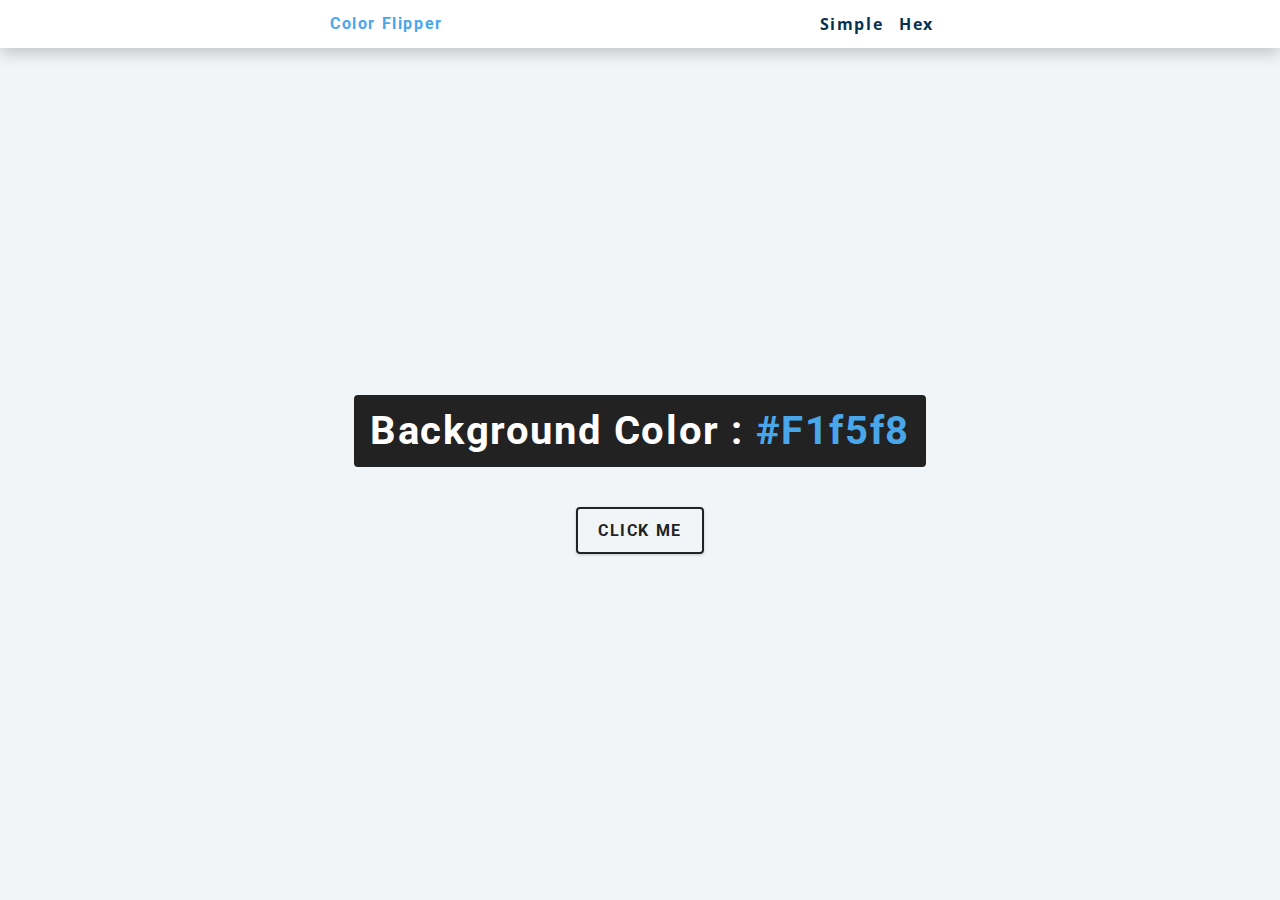
<file: COLOR FLIPPER/index.html>
<!DOCTYPE html>
<html lang="en">

<head>
  <meta charset="UTF-8" />
  <meta name="viewport" content="width=device-width, initial-scale=1.0" />
  <title>Color Flipper || Simple</title>

  <!-- styles -->
  <link rel="stylesheet" href="styles.css" />
</head>

<body>
  <nav>
    <div class="nav-center">
      <h4>color flipper</h4>
      <ul class="nav-links">
        <li><a href="index.html">simple</a></li>
        <li><a href="hex.html">hex</a></li>
      </ul>
    </div>
  </nav>
  <main>
    <div class="container">
      <h2>background color : <span class="color">#f1f5f8</span></h2>
      <button class="btn btn-hero" id="btn">click me</button>
    </div>
  </main>
  <!-- javascript -->
  <script src="app.js"></script>
</body>

</html>
</file>
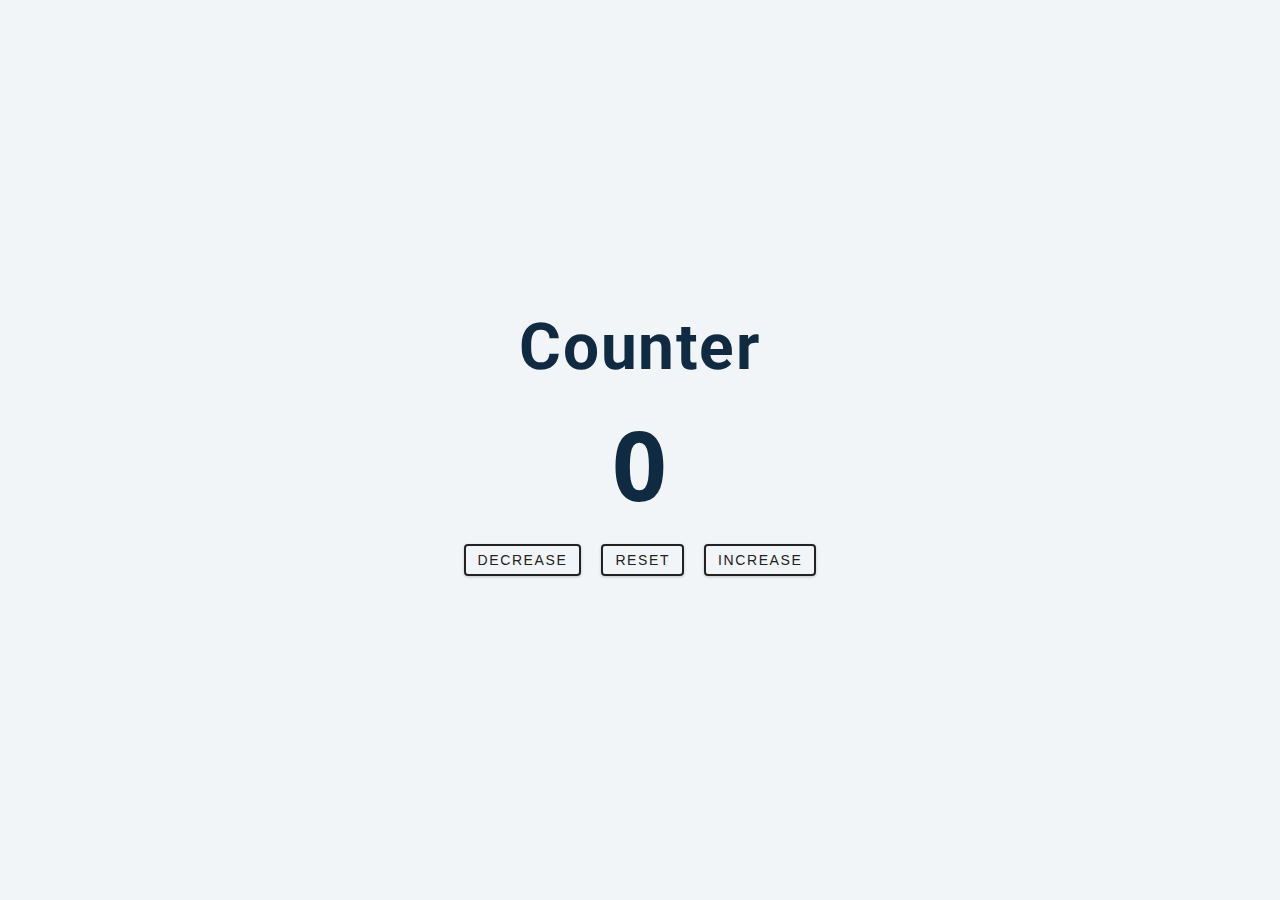
<file: COUTNER/index.html>
<!DOCTYPE html>
<html lang="en">


  <head>
    <meta charset="UTF-8" />
    <meta name="viewport" content="width=device-width, initial-scale=1.0" />
    <title>Counter</title>

    <!-- styles -->
    <link rel="stylesheet" href="styles.css" />
  </head>


  <body>

    <main>
      <div class="container">
        <h1>counter</h1>
        <span id="value">0</span>
        <div class="button-container">
          <button class="btn decrease">decrease</button>
          <button class="btn reset">reset</button>
          <button class="btn increase">increase</button>
        </div>
      </div>
    </main>

    <!-- javascript -->
    <script src="app.js"></script>
  </body>
</html>
</file>
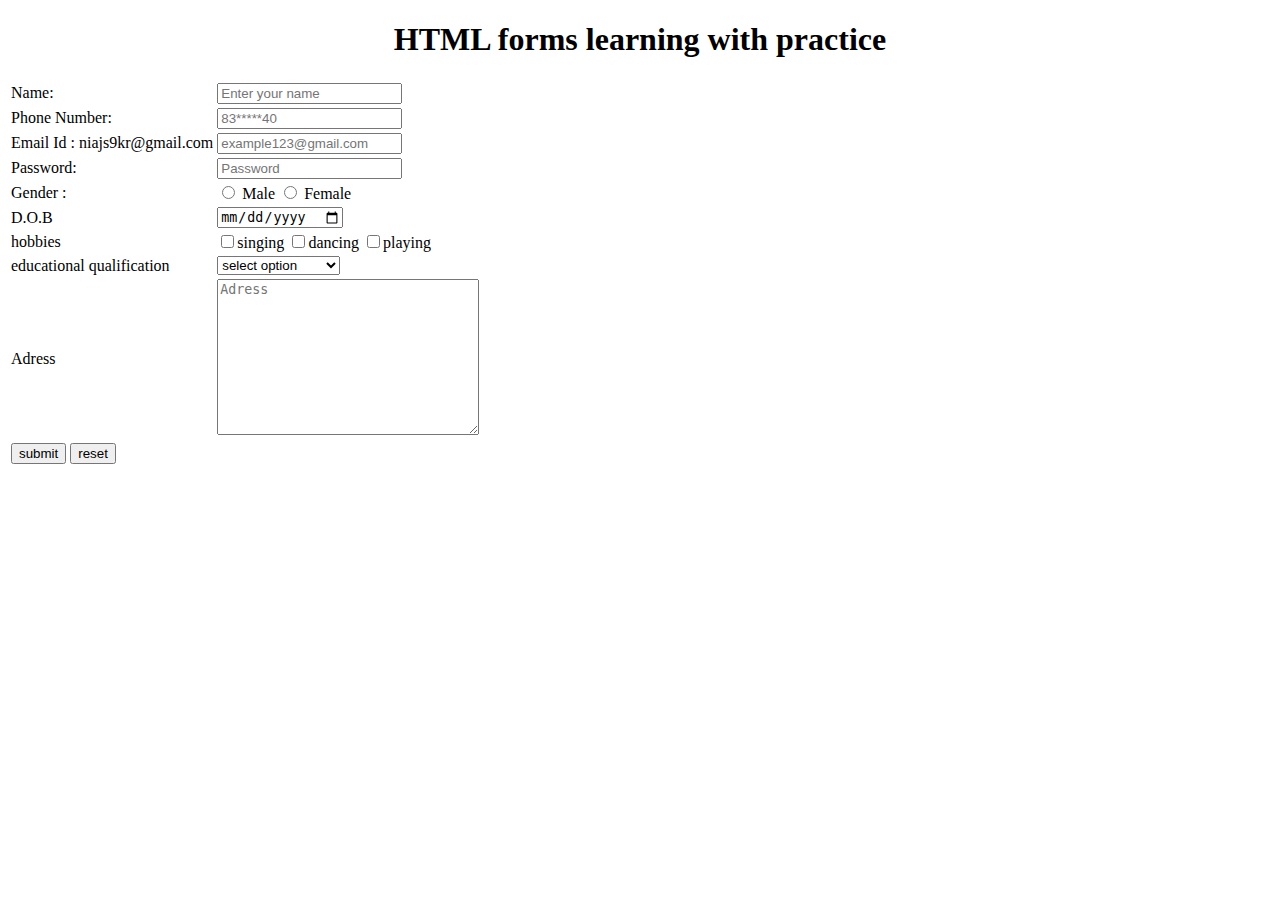
<file: HTML FORM/index.html>
<!DOCTYPE html>
<html lang="en">
  <head>
    <meta charset="UTF-8" />
    <meta http-equiv="X-UA-Compatible" content="IE=edge" />
    <meta name="viewport" content="width=device-width, initial-scale=1.0" />
    <title><HTML-form></Login-form></title>
  </head>
  <body>
    <h1 style="text-align: center">HTML forms learning with practice</h1>

    <form>
      <table>
        <tr>
          <td>Name:</td>
          <td>
            <input type="text" placeholder="Enter your name" name="">
          </td>
        </tr>
        <tr>
          <td>Phone Number:</td>
          <td>
            <input type="phone" placeholder="83*****40" />
          </td>
        </tr>
        <tr>
            <td>
                Email Id : niajs9kr@gmail.com
            </td>
            <td>
                <input type="email" placeholder="example123@gmail.com">
            </td>
        </tr>
        <tr>
            <td>Password:</td>
            <td>
                <input type="password" placeholder="Password">
            </td>
        </tr>
        <tr>
            <td>Gender :</td>
            <td>
                <input type="radio" name="gender"> Male
                <input type="radio" name="gender"> Female
            </td>
        </tr>
        <tr>
            <td>D.O.B</td>
            <td><input type="date" ></td>
        </tr>
        <tr>
            <td>
               hobbies 
            </td>
            <td><input type="checkbox" singing>singing
            <input type="checkbox" dancing>dancing
            <input type="checkbox" playing>playing</td>
        </tr>

        <tr>
            <td>
                educational qualification
            </td>
            <td>
                <select >
                     <option >select option</option>
                     <option >10+2</option>
                     <option >graduation</option>
                     <option >post - graduation</option>
                </select>
            </td>
        </tr>
        <tr>
            <td>Adress</td>
            <td>
                <textarea  cols="30" rows="10" placeholder="Adress"></textarea>
            </td>

        </tr>
        <tr>
            <td>
                <input type="submit" value="submit">
                <input type="reset" value="reset">
            </td>
        </tr>
      </table>
    </form>
  </body>
</html>
</file>
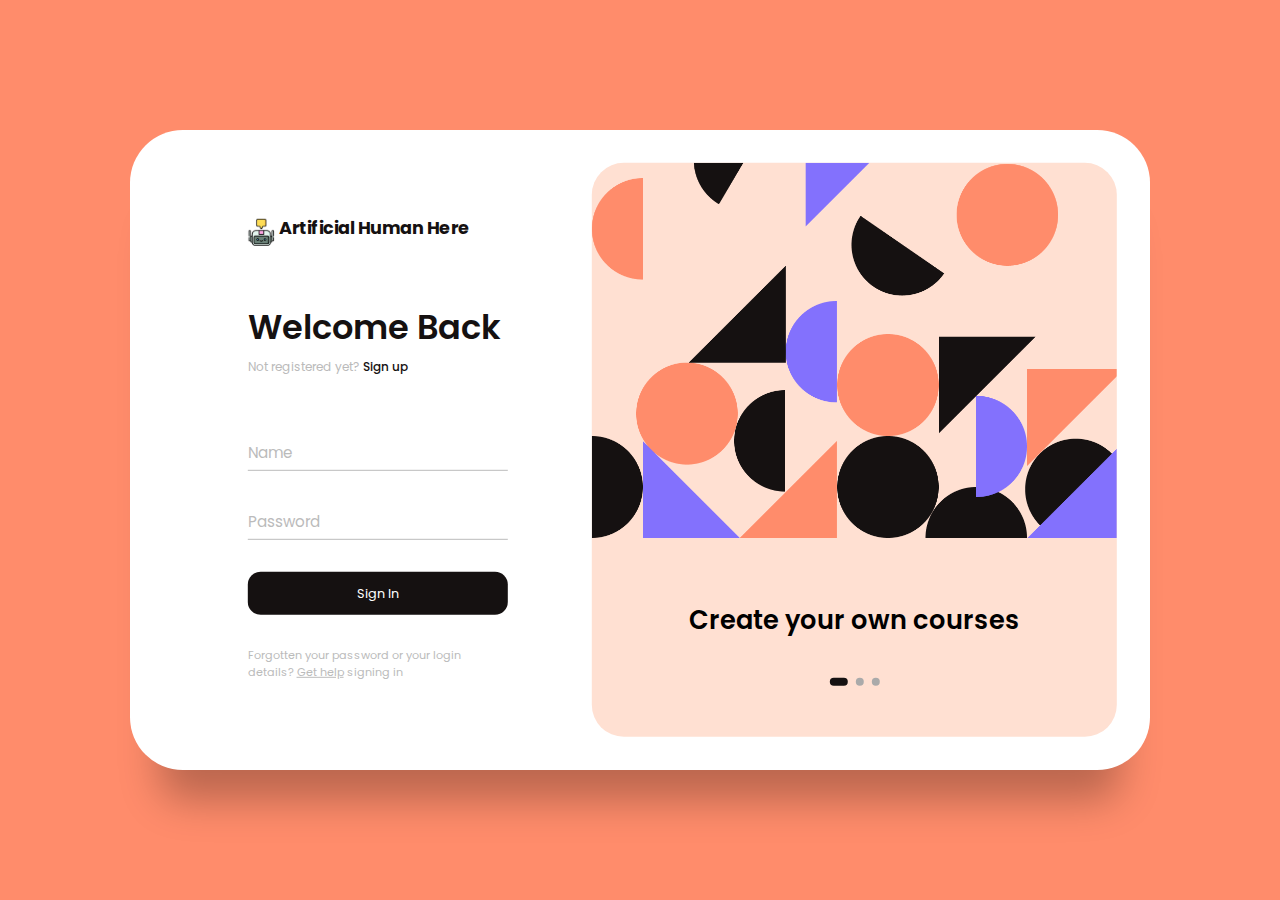
<file: MODERN LOGIN PAGE/index.html>
<!DOCTYPE html>
<html lang="en">

<head>
    <meta charset="UTF-8">
    <meta name="viewport" content="width=device-width, initial-scale=1.0">
    <title>Sign in & Sign up </title>
    <link rel="stylesheet" href="style.css">
</head>

<body>
    <main>
        <div class="box">
            <div class="inner-box">
                <div class="forms-wrap">
                    <form action="index.html" autocomplete="off" class="sign-in-form">
                        <div class="logo">
                            <img src="./img/openai_logo.png" alt="AH logo">
                            <h4>Artificial Human Here</h3>
                        </div>
                        <div class="heading">
                            <h2>
                                Welcome Back
                            </h2>
                            <h6>
                                Not registered yet?
                            </h6>
                            <a href="#" class="toggle">
                                Sign up
                            </a>
                        </div>
                        <div class="actual-form">
                            <div class="input-wrap">
                                <input type="text" minlength="4" class="input-field" autocomplete="off" required />
                                <label>Name</label>
                            </div>
                            <div class="input-wrap">
                                <input type="text" minlength="4" class="input-field" autocomplete="off" required />
                                <label>Password</label>
                            </div>

                            <input type="submit" value="Sign In" class="sign-btn" />

                            <p class="text">
                                Forgotten your password or your login details?
                                <a href="#">Get help</a> signing in
                            </p>


                        </div>
                    </form>
                    <form action="index.html" autocomplete="off" class="sign-up-form">
                        <div class="logo">
                            <img src="./img/openai_logo.png" alt="AH logo">
                            <h3>Artificial Human Here</h3>
                        </div>
                        <div class="heading">
                            <h2>
                                Get started
                            </h2>
                            <h6>
                                Already have an account?
                            </h6>
                            <a href="#" class="toggle">
                                Sign in
                            </a>
                        </div>
                        <div class="actual-form">
                            <div class="input-wrap">
                                <input type="text" minlength="4" class="input-field" autocomplete="off" required />
                                <label>Name</label>
                            </div>
                            <div class="input-wrap">
                                <input type="email" class="input-field" autocomplete="off" required />
                                <label>Email</label>
                            </div>
                            <div class="input-wrap">
                                <input type="text" minlength="4" class="input-field" autocomplete="off" required />
                                <label>Password</label>
                            </div>

                            <input type="submit" value="Sign up" class="sign-btn" />

                            <p class="text">
                                By signing up, I agree to the <a href="#">Terms of Services</a>and
                                <a href="#">Privacy Policy</a>
                            </p>


                        </div>
                    </form>
                </div>

                <div class="carousel">
                    <div class="images-wrapper">
                      <img src="./img/image1.png" class="image img-1 show" alt="" />
                      <img src="./img/image2.png" class="image img-2" alt="" />
                      <img src="./img/image3.png" class="image img-3" alt="" />
                    </div>
        
                    <div class="text-slider">
                      <div class="text-wrap">
                        <div class="text-group">
                          <h2>Create your own courses</h2>
                          <h2>Customize as you like</h2>
                          <h2>Invite students to your class</h2>
                        </div>
                      </div>
        
                      <div class="bullets">
                        <span class="active" data-value="1"></span>
                        <span data-value="2"></span>
                        <span data-value="3"></span>
                      </div>
                    </div>
                  </div>
                </div>
              </div>
            </main>
        
            <!-- Javascript file -->
        
            <script src="app.js"></script>
          </body>
        </html>
</file>
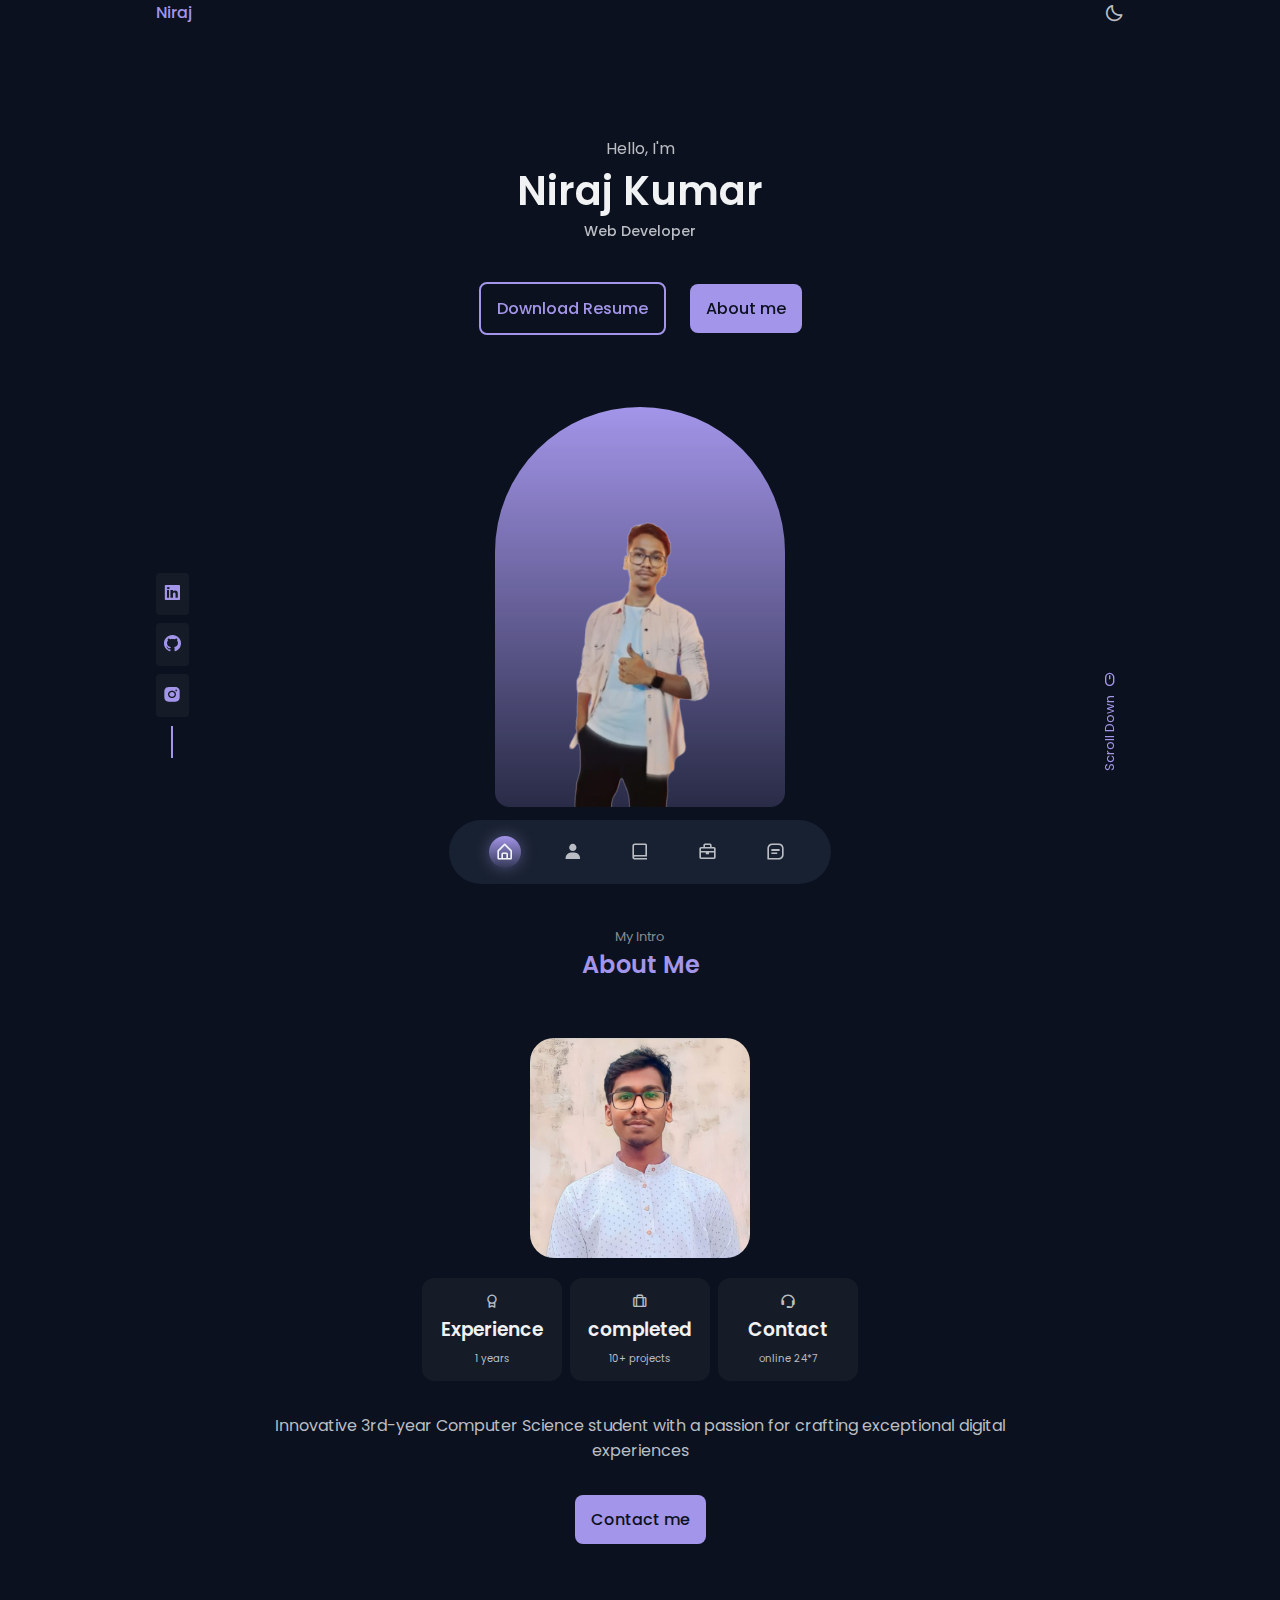
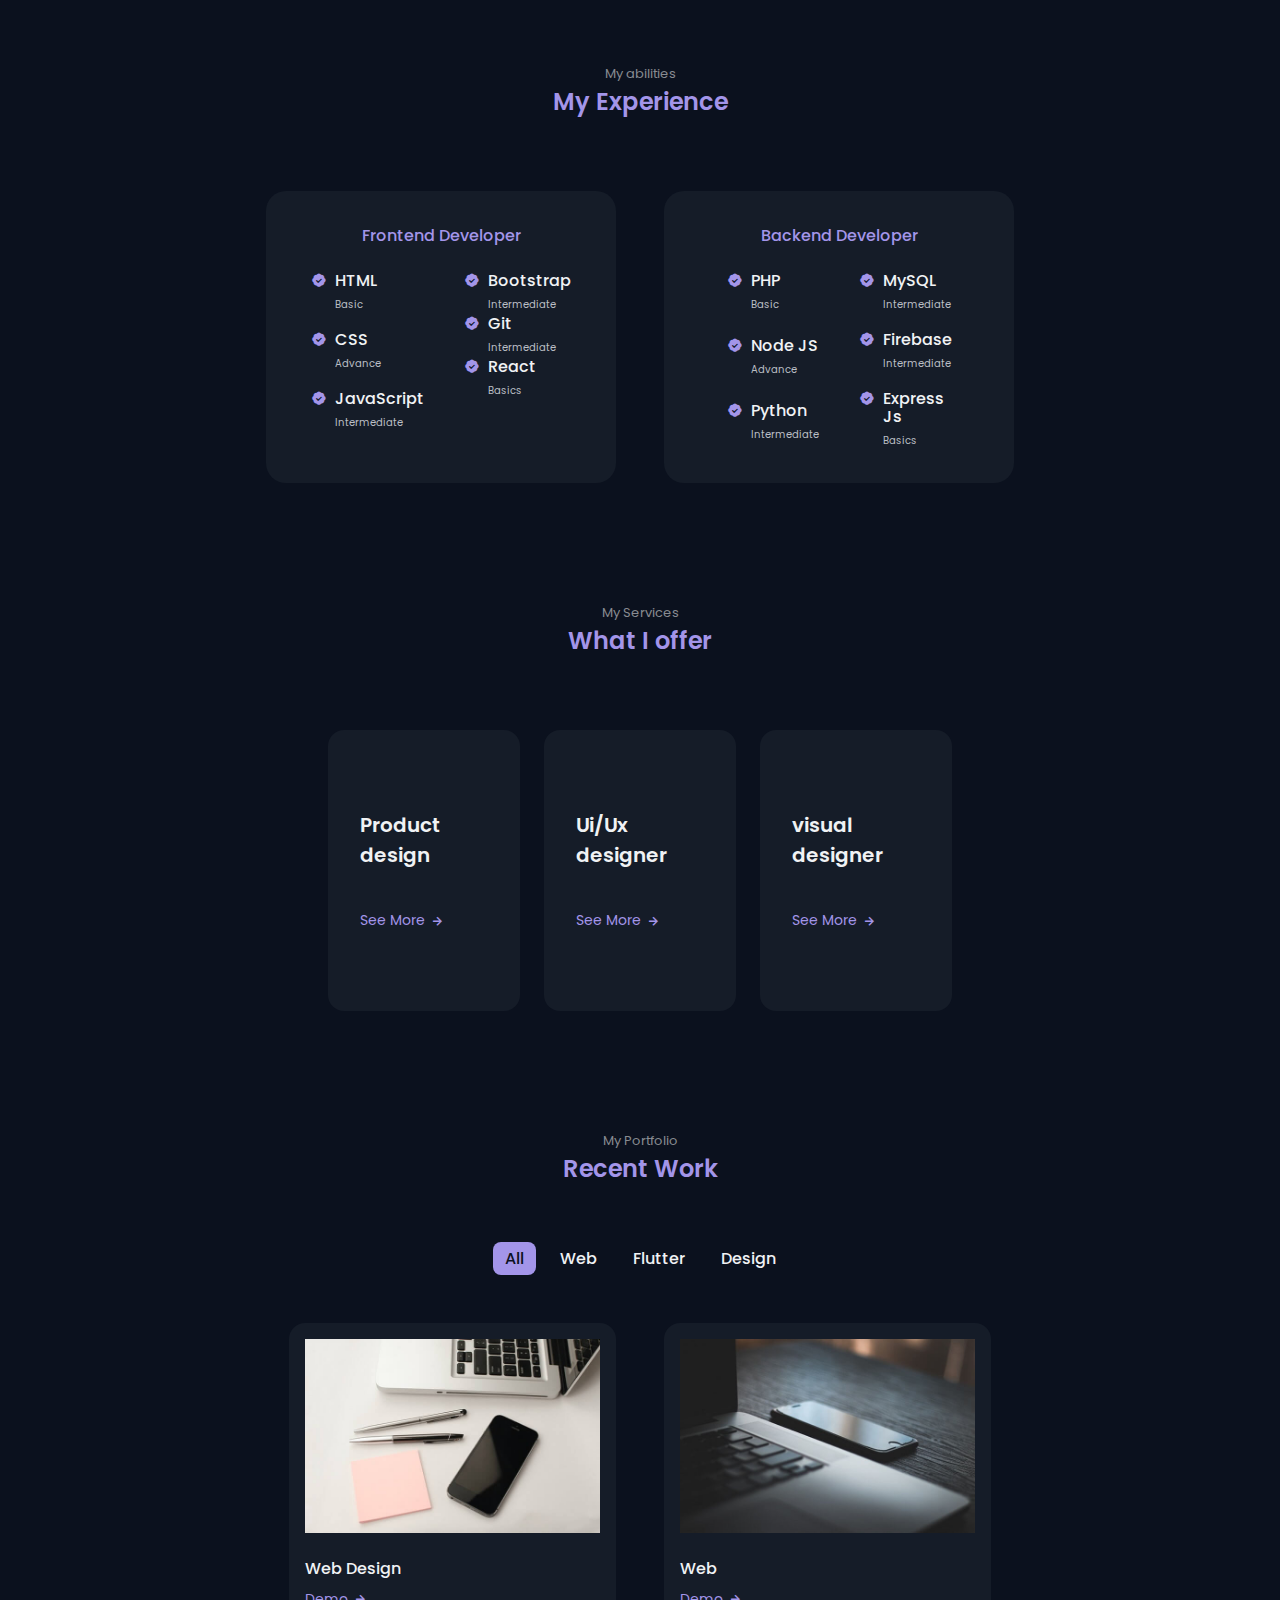
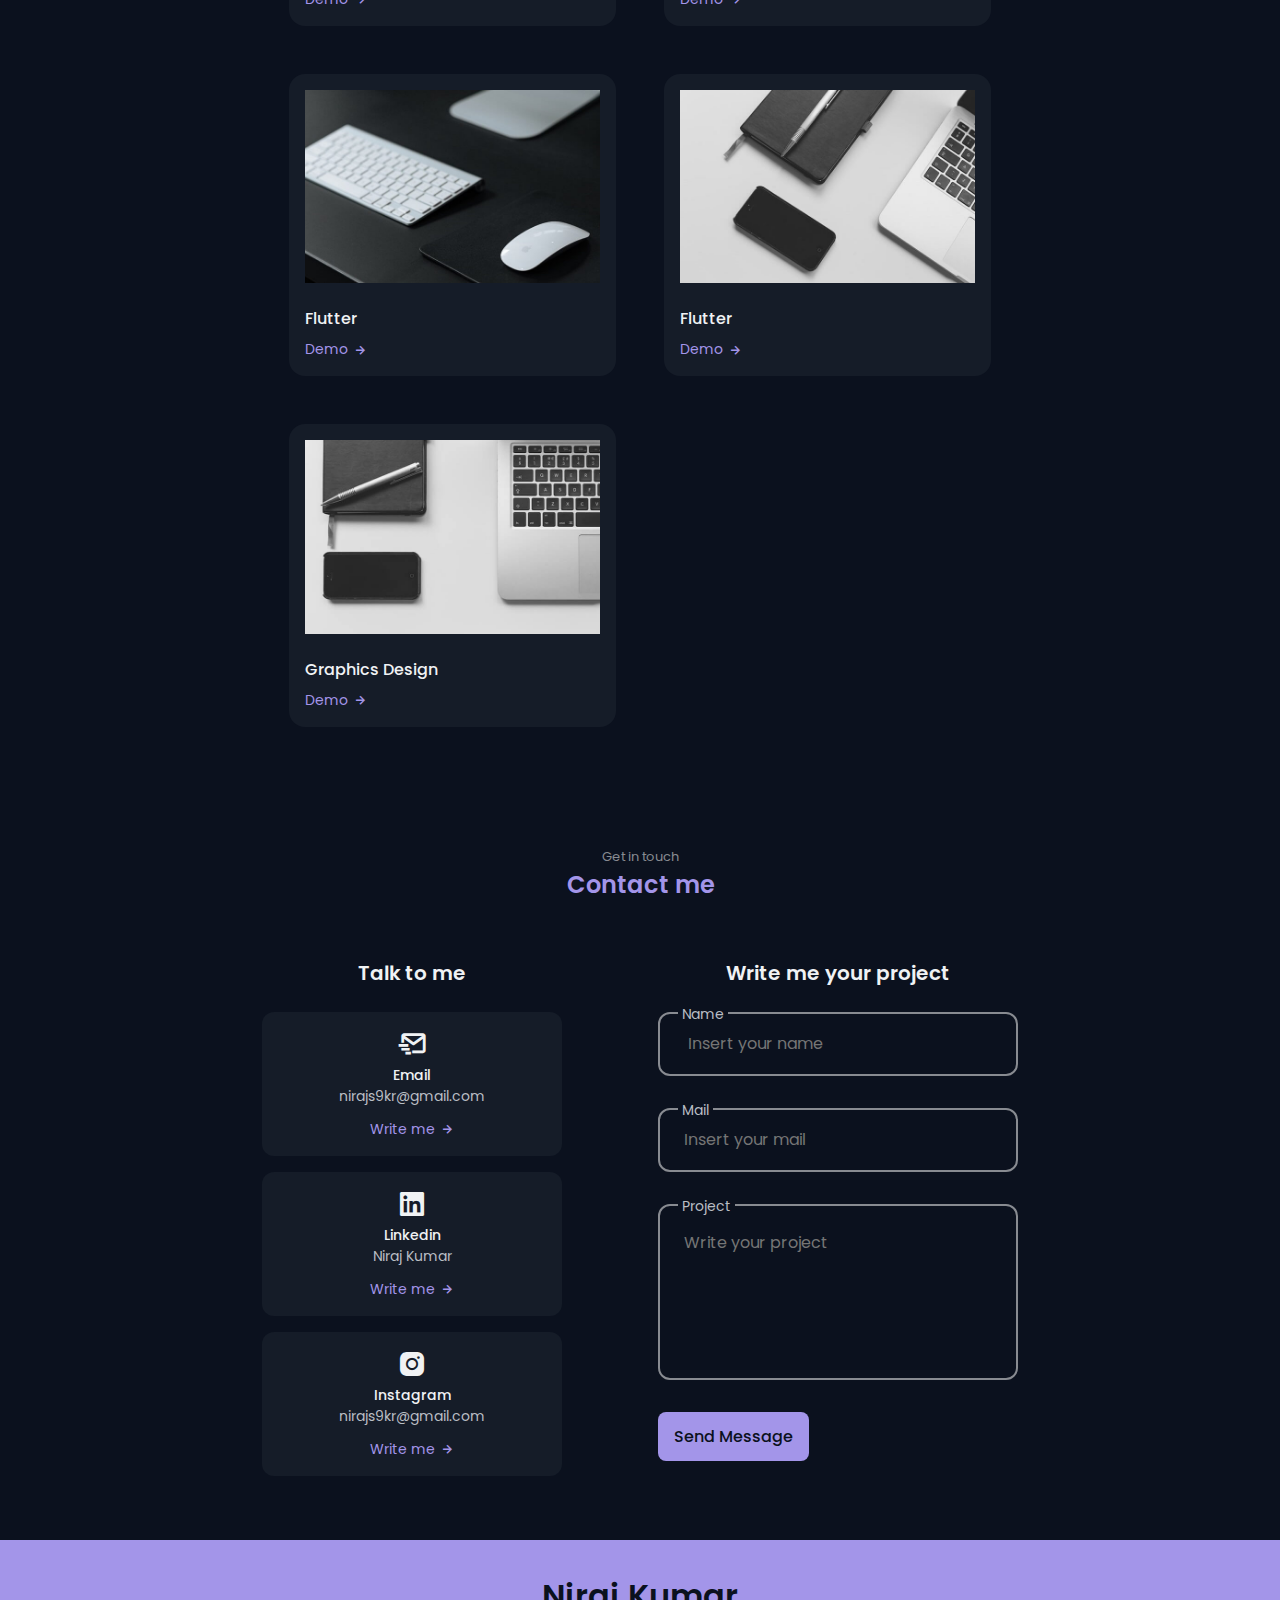
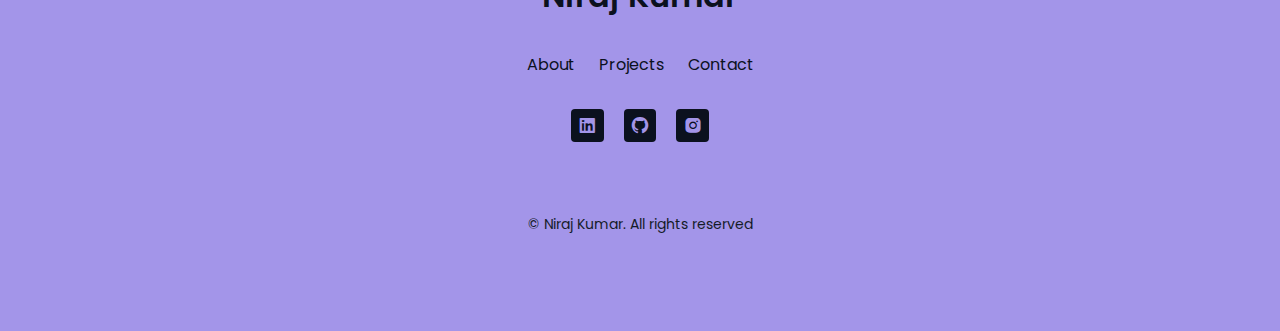
<file: PORTFOLIO/index.html>
<!DOCTYPE html>
<html lang="en">

<head>
    <meta charset="UTF-8">
    <meta name="viewport" content="width=device-width, initial-scale=1.0">

    <!--=============== FAVICON ===============-->
    <link rel="shortcut icon" href="assets/img/favicon_1.png" type="image/x-icon">

    <!--=============== BOXICONS ===============-->
    <link href='https://unpkg.com/boxicons@2.1.4/css/boxicons.min.css' rel='stylesheet'>
    <!--=============== SWIPER CSS ===============-->
    <link rel="stylesheet" href="">

    <!--=============== CSS ===============-->
    <link rel="stylesheet" href="assets/css/styles.css">

    <title>Niraj-Portfolio </title>
</head>

<body>
    <!--=============== HEADER ===============-->
    <header class="header" id="header">
        <nav class="nav container">
            <a href="#" class="nav__logo">Niraj</a>
            <div class="nav__menu">
                <ul class="nav__list">
                    <li class="nav__item">
                        <a href="#home" class="nav__link active-link">
                            <i class='bx bx-home-alt'></i>
                        </a>
                    </li>

                    <li class="nav__item">
                        <a href="#about" class="nav__link">
                            <i class='bx bxs-user'></i>
                        </a>
                    </li>

                    <li class="nav__item">
                        <a href="#skills" class="nav__link">
                            <i class='bx bx-book-alt'></i>
                        </a>
                    </li>

                    <li class="nav__item">
                        <a href="#work" class="nav__link">
                            <i class='bx bx-briefcase'></i>
                        </a>
                    </li>

                    <li class="nav__item">
                        <a href="#contact" class="nav__link">
                            <i class='bx bx-message-square-detail'></i>
                        </a>
                    </li>

                </ul>
            </div>
            <!-- Theme change button -->
            <i class='bx bx-moon change-theme' id="theme-button"></i>

        </nav>
    </header>

    <!--=============== MAIN ===============-->
    <main class="main">
        <!--=============== HOME ===============-->
        <section class="home section" id="home">
            <div class="home__container container grid">
                <div class="home__data">
                    <span class="home__greeting">Hello, I'm</span>
                    <h1 class="home__name">Niraj Kumar</h1>
                    <h3 class="home__education">Web Developer</h3>

                    <div class="home__buttons">
                        <a download=" " href="assets/pdf/Niraj_resume.pdf" class="button button--ghost">
                            Download Resume
                        </a>
                        <a href="#about" class="button">About me</a>
                    </div>
                </div>

                <div class="home__handle">
                    <img src="assets/img/profile_img1.png" alt="" class="home__img">
                </div>

                <div class="home__social">
                    <a href="https://www.linkedin.com/in/niraj-kumar-a81655228/" target="_blank" class="home__social-link">
                        <i class='bx bxl-linkedin-square'></i>
                    </a>
                    <a href="https://github.com/Niraj-1729" target="_blank" class="home__social-link">
                        <i class='bx bxl-github'></i>
                    </a>
                    <a href="https://www.instagram.com/artificialhuman_1729/" target="_blank" class="home__social-link">
                        <i class='bx bxl-instagram-alt'></i>
                    </a>
                </div>

                <a href="#about" class="home__scroll">
                    <i class='bx bx-mouse home_scroll-icon'></i>
                    <span class="home__scroll-name">Scroll Down</span>
                </a>

            </div>
        </section>

        <!--=============== ABOUT ===============-->
        <section class="about section" id="about">
            <span class="section__subtitle">My Intro</span>
            <h2 class="section__title">About Me</h2>

            <div class="about-container container grid">
                <img src="assets/img/about.jpg" alt="" class="about__img">

                <div class="about__data">
                    <div class="about__info">
                        <div class="about__box">
                            <i class='bx bx-award about__icon'></i>
                            <h3 class="about__title">Experience</h3>
                            <span class="about__subtitle">1 years</span>
                        </div>

                        <div class="about__box">
                            <i class='bx bx-briefcase-alt about__icon'></i>
                            <h3 class="about__title">completed</h3>
                            <span class="about__subtitle">10+ projects</span>
                        </div>

                        <div class="about__box">
                            <i class='bx bx-support about__icon'></i>
                            <h3 class="about__title">Contact</h3>
                            <span class="about__subtitle">online 24*7</span>
                        </div>
                    </div>

                    <p class="about__description"> Innovative 3rd-year Computer Science student with a passion for
                        crafting exceptional digital experiences</p>
                    <a href="#contact" class="button">Contact me</a>
                </div>
            </div>
        </section>

        <!--=============== SKILLS ===============-->
        <section class="skills section" id="skills">
            <span class="section__subtitle">My abilities</span>
            <h2 class="section__title">My Experience</h2>

            <div class="skills__container container grid">
                <div class="skills__content">
                    <h3 class="skills__title">Frontend Developer</h3>

                    <div class="skills__box">
                        <div class="skills__group">
                            <div class="skills__data">
                                <i class='bx bxs-badge-check'></i>

                                <div>
                                    <h3 class="skills__name">HTML</h3>
                                    <span class="skills__level">Basic</span>
                                </div>
                            </div>

                            <div class="skills__data">
                                <i class='bx bxs-badge-check'></i>

                                <div>
                                    <h3 class="skills__name">CSS</h3>
                                    <span class="skills__level">Advance</span>
                                </div>
                            </div>

                            <div class="skills__data">
                                <i class='bx bxs-badge-check'></i>

                                <div>
                                    <h3 class="skills__name">JavaScript</h3>
                                    <span class="skills__level">Intermediate</span>
                                </div>
                            </div>
                        </div>

                        <div class="skills_group">
                            <div class="skills__data">
                                <i class='bx bxs-badge-check'></i>

                                <div>
                                    <h3 class="skills__name">Bootstrap</h3>
                                    <span class="skills__level">Intermediate</span>
                                </div>
                            </div>

                            <div class="skills__data">
                                <i class='bx bxs-badge-check'></i>

                                <div>
                                    <h3 class="skills__name">Git</h3>
                                    <span class="skills__level">Intermediate</span>
                                </div>
                            </div>

                            <div class="skills__data">
                                <i class='bx bxs-badge-check'></i>

                                <div>
                                    <h3 class="skills__name">React</h3>
                                    <span class="skills__level">Basics</span>
                                </div>
                            </div>
                        </div>
                    </div>
                </div>

                <div class="skills__content">
                    <h3 class="skills__title">Backend Developer</h3>

                    <div class="skills__box">
                        <div class="skills__group">
                            <div class="skills__data">
                                <i class='bx bxs-badge-check'></i>

                                <div>
                                    <h3 class="skills__name">PHP</h3>
                                    <span class="skills__level">Basic</span>
                                </div>
                            </div>

                            <div class="skills__data">
                                <i class='bx bxs-badge-check'></i>

                                <div>
                                    <h3 class="skills__name">Node JS</h3>
                                    <span class="skills__level">Advance</span>
                                </div>
                            </div>

                            <div class="skills__data">
                                <i class='bx bxs-badge-check'></i>

                                <div>
                                    <h3 class="skills__name">Python</h3>
                                    <span class="skills__level">Intermediate</span>
                                </div>
                            </div>
                        </div>

                        <div class="skills__group">
                            <div class="skills__data">
                                <i class='bx bxs-badge-check'></i>

                                <div>
                                    <h3 class="skills__name">MySQL</h3>
                                    <span class="skills__level">Intermediate</span>
                                </div>
                            </div>

                            <div class="skills__data">
                                <i class='bx bxs-badge-check'></i>

                                <div>
                                    <h3 class="skills__name">Firebase</h3>
                                    <span class="skills__level">Intermediate</span>
                                </div>
                            </div>

                            <div class="skills__data">
                                <i class='bx bxs-badge-check'></i>

                                <div>
                                    <h3 class="skills__name">Express Js</h3>
                                    <span class="skills__level">Basics</span>
                                </div>
                            </div>
                        </div>
                    </div>
                </div>
            </div>

        </section>

        <!--=============== SERVICES ===============-->
        <section class="services section">
            <span class="section__subtitle">My Services</span>
            <h2 class="section__title">What I offer</h2>

            <div class="services__container container grid">
                <div class="services__card">
                    <h3 class="services__title">Product <br>design</h3>
                    <span class="services__button">
                        See More <i class='bx bx-right-arrow-alt services__icon'></i>
                    </span>

                    <div class="services__modal">
                        <div class="services__modal-content">
                            <i class='bx bx-x services__modal-close'></i>
                            <h3 class="services__modal-title">Product Designer</h3>
                            <p class="services__modal-description">
                                Lorem ipsum dolor sit amet consectetur adipisicing elit. Et quibusdam voluptatibus dicta
                                veritatis nam, obcaecati aliquid facere incidunt nihil amet?
                            </p>
                            <ul class="services__modal-list">
                                <li class="services__modal-item">
                                    <i class='bx bx-check services__modal-icon'></i>
                                    <p class="services__modal-info">
                                        I develop the user interface
                                    </p>
                                </li>

                                <li class="services__modal-item">
                                    <i class='bx bx-check services__modal-icon'></i>
                                    <p class="services__modal-info">
                                        web page development
                                    </p>
                                </li>

                                <li class="services__modal-item">
                                    <i class='bx bx-check services__modal-icon'></i>
                                    <p class="services__modal-info">
                                        I create UI/UX interactions
                                    </p>
                                </li>

                                <li class="services__modal-item">
                                    <i class='bx bx-check services__modal-icon'></i>
                                    <p class="services__modal-info">
                                        I position your company brand
                                    </p>
                                </li>

                                <li class="services__modal-item">
                                    <i class='bx bx-check services__modal-icon'></i>
                                    <p class="services__modal-info">
                                        Design and mockups of product for companies
                                    </p>
                                </li>
                            </ul>
                        </div>
                    </div>
                </div>

                <div class="services__card">
                    <h3 class="services__title">Ui/Ux <br>designer</h3>
                    <span class="services__button">
                        See More <i class='bx bx-right-arrow-alt  services__icon'></i>
                    </span>
                    <div class="services__modal">
                        <div class="services__modal-content">
                            <i class='bx bx-x services__modal-close'></i>
                            <h3 class="services__modal-title">UI/UX designer</h3>
                            <p class="services__modal-description">
                                Lorem ipsum dolor sit amet consectetur adipisicing elit. Et quibusdam voluptatibus dicta
                                veritatis nam, obcaecati aliquid facere incidunt nihil amet?
                            </p>
                            <ul class="services__modal-list">
                                <li class="services__modal-item">
                                    <i class='bx bx-check services__modal-icon'></i>
                                    <p class="services__modal-info">
                                        I develop the user interface
                                    </p>
                                </li>

                                <li class="services__modal-item">
                                    <i class='bx bx-check services__modal-icon'></i>
                                    <p class="services__modal-info">
                                        web page development
                                    </p>
                                </li>

                                <li class="services__modal-item">
                                    <i class='bx bx-check services__modal-icon'></i>
                                    <p class="services__modal-info">
                                        I create UI/UX interactions
                                    </p>
                                </li>

                                <li class="services__modal-item">
                                    <i class='bx bx-check services__modal-icon'></i>
                                    <p class="services__modal-info">
                                        I position your company brand
                                    </p>
                                </li>

                                <li class="services__modal-item">
                                    <i class='bx bx-check services__modal-icon'></i>
                                    <p class="services__modal-info">
                                        Design and mockups of product for companies
                                    </p>
                                </li>
                            </ul>
                        </div>
                    </div>
                </div>

                <div class="services__card">
                    <h3 class="services__title">visual <br>designer</h3>
                    <span class="services__button">
                        See More <i class='bx bx-right-arrow-alt   services__icon'></i>
                    </span>
                    <div class="services__modal">
                        <div class="services__modal-content">
                            <i class='bx bx-x services__modal-close'></i>
                            <h3 class="services__modal-title">visual designer </h3>
                            <p class="services__modal-description">
                                Lorem ipsum dolor sit amet consectetur adipisicing elit. Et quibusdam voluptatibus dicta
                                veritatis nam, obcaecati aliquid facere incidunt nihil amet?
                            </p>
                            <ul class="services__modal-list">
                                <li class="services__modal-item">
                                    <i class='bx bx-check services__modal-icon'></i>
                                    <p class="services__modal-info">
                                        I develop the user interface
                                    </p>
                                </li>

                                <li class="services__modal-item">
                                    <i class='bx bx-check services__modal-icon'></i>
                                    <p class="services__modal-info">
                                        web page development
                                    </p>
                                </li>

                                <li class="services__modal-item">
                                    <i class='bx bx-check services__modal-icon'></i>
                                    <p class="services__modal-info">
                                        I create UI/UX interactions
                                    </p>
                                </li>

                                <li class="services__modal-item">
                                    <i class='bx bx-check services__modal-icon'></i>
                                    <p class="services__modal-info">
                                        I position your company brand
                                    </p>
                                </li>

                                <li class="services__modal-item">
                                    <i class='bx bx-check services__modal-icon'></i>
                                    <p class="services__modal-info">
                                        Design and mockups of product for companies
                                    </p>
                                </li>
                            </ul>
                        </div>
                    </div>
                </div>
            </div>
        </section>

        <!--=============== WORK ===============-->
        <section class="work section" id="work">
            <span class="section__subtitle">My Portfolio</span>
            <h2 class="section__title">Recent Work</h2>

            <div class="work__filters">
                <span class="work__items active-work" data-filter='all'>All</span>
                <span class="work__items " data-filter='.web'>Web</span>
                <span class="work__items" data-filter='.flutter'>Flutter</span>
                <span class="work__items" data-filter='.design'>Design</span>
            </div>


            <div class="work__container container grid">
                <div class="work__card mix web">
                    <img src="assets/img/work1.jpg" alt="" class="work__img">

                    <h3 class="work__title">Web Design</h3>

                    <a href="#" class="work__button">
                        Demo <i class='bx bx-right-arrow-alt work__icon'></i>
                    </a>
                </div>

                <div class="work__card mix web">
                    <img src="assets/img/work4.jpg" alt="" class="work__img">

                    <h3 class="work__title">Web</h3>

                    <a href="#" class="work__button">
                        Demo <i class='bx bx-right-arrow-alt work__icon'></i>
                    </a>
                </div>

                <div class="work__card mix flutter">
                    <img src="assets/img/work2.jpg" alt="" class="work__img">

                    <h3 class="work__title">Flutter</h3>

                    <a href="#" class="work__button">
                        Demo <i class='bx bx-right-arrow-alt work__icon'></i>
                    </a>
                </div>

                <div class="work__card mix flutter">
                    <img src="assets/img/work5.jpg" alt="" class="work__img">

                    <h3 class="work__title">Flutter</h3>

                    <a href="#" class="work__button">
                        Demo <i class='bx bx-right-arrow-alt work__icon'></i>
                    </a>
                </div>

                <div class="work__card mix design">
                    <img src="assets/img/work3.jpg" alt="" class="work__img">

                    <h3 class="work__title">Graphics Design</h3>

                    <a href="#" class="work__button">
                        Demo <i class='bx bx-right-arrow-alt work__icon'></i>
                    </a>
                </div>
        </section>




        <!--=============== TESTIMONIALS ===============-->
        <!-- <section class="testimonial section">

        </section> -->

        <!--=============== CONTACT ===============-->
        <section class="contact section" id="contact">
            <span class="section__subtitle">Get in touch</span>
            <h2 class="section__title">Contact me </h2>

            <div class="contact__container container grid">
                <div class="contact__content">
                    <h3 class="contact__title">Talk to me</h3>

                    <div class="contact__info">
                        <div class="contact__card">
                            <i class='bx bx-mail-send contact__card-icon'></i>
                            <h3 class="contact__card-title">Email</h3>
                            <span class="contact__card-data">nirajs9kr@gmail.com</span>

                            <a href="mailto:nirajs9kr@gmail.com" target="_blank" class="contact__button">
                                Write me <i class='bx bx-right-arrow-alt contact__button-icon'></i>
                            </a>
                        </div>

                        <div class="contact__card">
                            <i class='bx bxl-linkedin-square contact__card-icon '></i>
                            <h3 class="contact__card-title">Linkedin</h3>
                            <span class="contact__card-data">Niraj Kumar</span>

                            <a href="https://www.linkedin.com/in/niraj-kumar-a81655228/" target="_blank"
                                class="contact__button">
                                Write me <i class='bx bx-right-arrow-alt contact__button-icon'></i>
                            </a>
                        </div>

                        <div class="contact__card">
                            <i class='bx bxl-instagram-alt contact__card-icon'></i>
                            <h3 class="contact__card-title">Instagram</h3>
                            <span class="contact__card-data">nirajs9kr@gmail.com</span>

                            <a href="https://www.instagram.com/artificialhuman_1729/" target="_blank"
                                class="contact__button">
                                Write me <i class='bx bx-right-arrow-alt contact__button-icon'></i>
                            </a>
                        </div>

                    </div>
                </div>

                <div class="contact__content">
                    <h3 class="contact__title">Write me your project</h3>

                    <form action="" class="contact__form">
                        <div class="contact__form-div">
                            <label for="" class="contact__form-tag">Name </label>
                            <input type="text" placeholder=" Insert your name" class="contact__form-input">
                        </div>

                        <div class="contact__form-div">
                            <label for="" class="contact__form-tag">Mail</label>
                            <input type="email" placeholder="Insert your mail" class="contact__form-input">
                        </div>

                        <div class="contact__form-div  contact__form-area">
                            <label for="" class="contact__form-tag">Project</label>
                            <textarea name="" id="" cols="30" rows="10" placeholder="Write your project"
                                class="contact__form-input"></textarea>
                        </div>

                        <button class="button">Send Message</button>
                    </form>
                </div>
            </div>

        </section>
    </main>

    <!--=============== FOOTER ===============-->
    <footer class="footer">
        <div class="footer__container container">
            <h1 class="footer__title">Niraj Kumar</h1>

            <ul class="footer__list">
                <li>
                    <a href="#about" class="footer__link">About</a>
                </li>

                <li>
                    <a href="#work" class="footer__link">Projects</a>
                </li>

                <li>
                    <a href="#contact" class="footer__link">Contact</a>
                </li>
            </ul>

            <ul class="footer__social">
                <a href="https://www.linkedin.com/in/niraj-kumar-a81655228/" target="_blank"
                    class="footer__social-link">
                    <i class='bx bxl-linkedin-square'></i>
                </a>

                <a href="https://github.com/Niraj-1729" target="_blank" class="footer__social-link">
                    <i class='bx bxl-github'></i>
                </a>

                <a href="https://www.instagram.com/artificialhuman_1729/" target="_blank" class="footer__social-link">
                    <i class='bx bxl-instagram-alt'></i>
                </a>
            </ul>

            <span class="footer__copy">
                &#169; Niraj Kumar. All rights reserved
            </span>
        </div>
    </footer>

    <!--=============== SCROLLREVEAL ===============-->
    <script src="assets/js/scrollreveal.min.js"></script>

    <!--=============== SWIPER JS ===============-->
    <script src=""></script>

    <!--=============== MIXITUP FILTER ===============-->
    <script src="assets/js/mixitup.min.js"></script>

    <!--=============== MAIN JS ===============-->
    <script src="assets/js/main.js"></script>
</body>

</html>
</file>
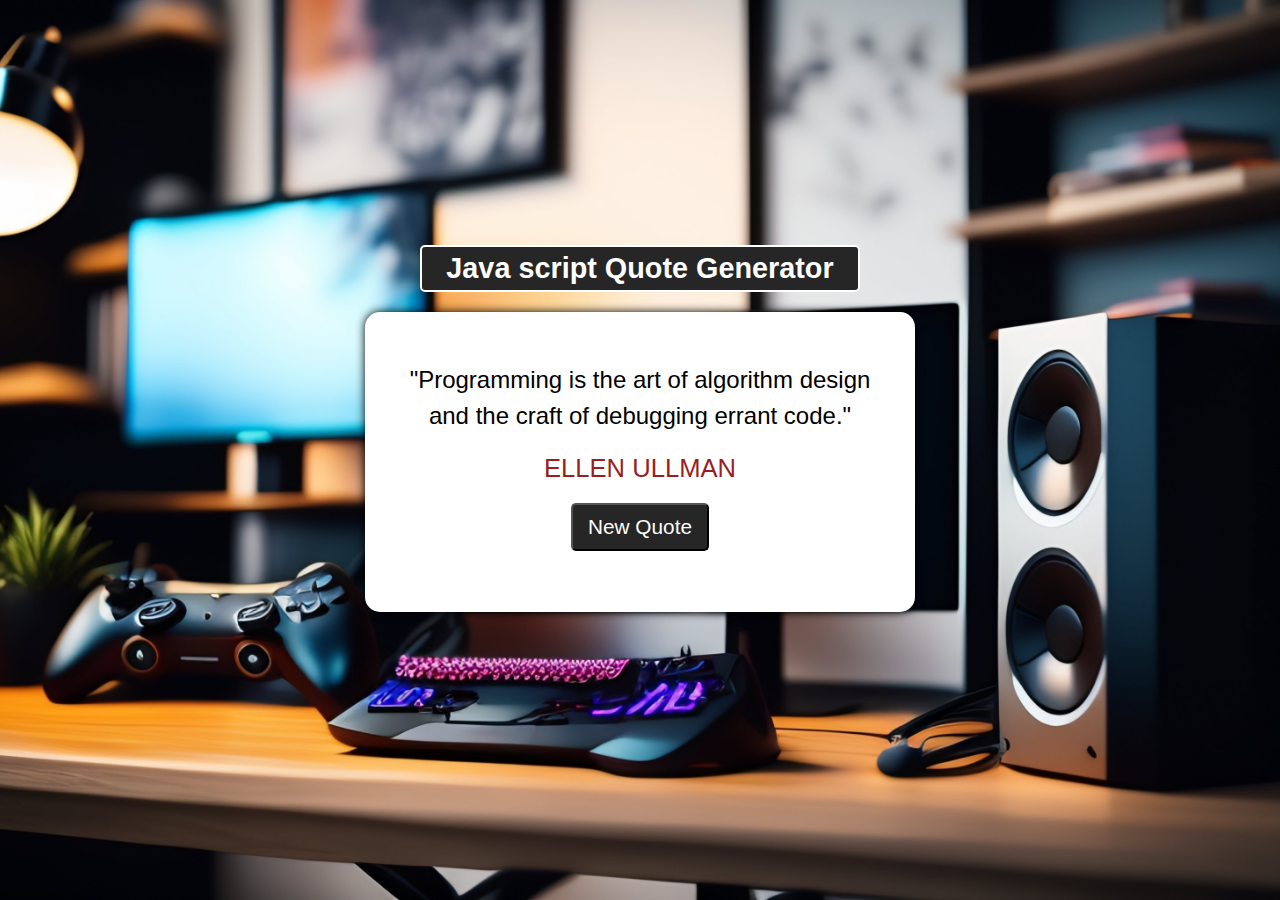
<file: QUOTE GENERATOR 2/index.html>
<!DOCTYPE html>
<html lang="en">

<head>
    <meta charset="UTF-8">
    <meta name="viewport" content="width=device-width, initial-scale=1.0">
    <!-- StyleSheet link -->
    <link rel="stylesheet" href="style.css">
    <!-- Global font links  -->
    <link rel="preconnect" href="https://fonts.googleapis.com">
    <link rel="preconnect" href="https://fonts.gstatic.com" crossorigin>
    <link href="https://fonts.googleapis.com/css2?family=Roboto:wght@300&display=swap" rel="stylesheet">
    <!-- Font Awesome -->
    <link rel="stylesheet" href="https://cdnjs.cloudflare.com/ajax/libs/font-awesome/6.4.2/css/all.min.css"
        integrity="sha512-z3gLpd7yknf1YoNbCzqRKc4qyor8gaKU1qmn+CShxbuBusANI9QpRohGBreCFkKxLhei6S9CQXFEbbKuqLg0DA=="
        crossorigin="anonymous" referrerpolicy="no-referrer" />
    <title>Random Quote generator</title>
</head>

<body>
    <!-- Project 1 :- quote generator -->
    <div class="container">
        <div class="header">
            <h2>Java script Quote Generator</h2>
        </div>

        <div class="main-content">
            <div class="text-area">
                <span class="quote">
                    "Programming is the art of algorithm design and the craft of debugging errant code."
                </span>
            </div>
            <div class="person">
                Ellen Ullman
            </div>
            <div class="button-area">
                <button id="new-quote">New Quote</button>
            </div>
        </div>
    </div>

     

    <!-- Script File -->
    <script src="script.js"></script>
</body>

</html>
</file>
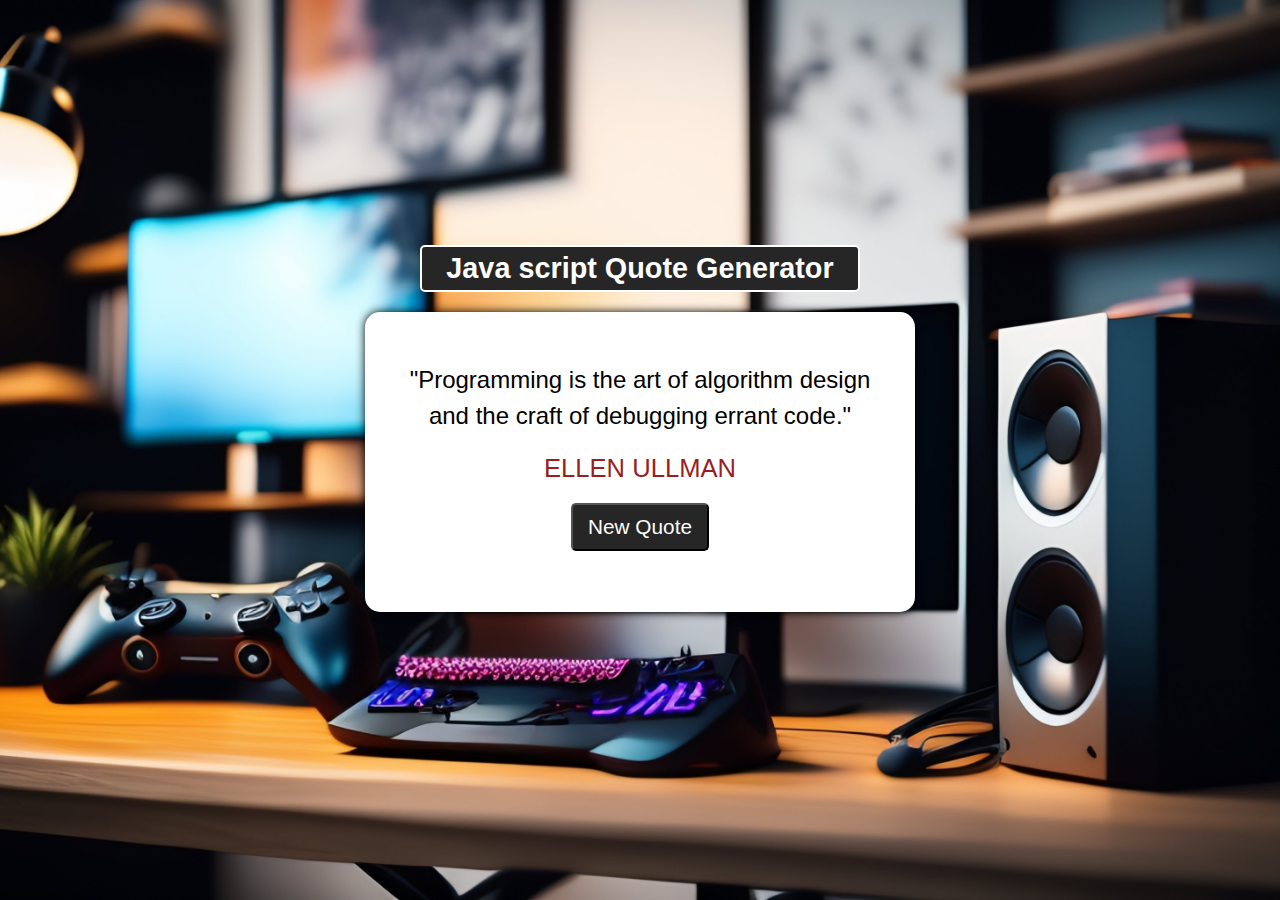
<file: QUOTE GENERATOR/index.html>
<!DOCTYPE html>
<html lang="en">

<head>
    <meta charset="UTF-8">
    <meta name="viewport" content="width=device-width, initial-scale=1.0">
    <!-- StyleSheet link -->
    <link rel="stylesheet" href="style.css">
    <!-- Global font links  -->
    <link rel="preconnect" href="https://fonts.googleapis.com">
    <link rel="preconnect" href="https://fonts.gstatic.com" crossorigin>
    <link href="https://fonts.googleapis.com/css2?family=Roboto:wght@300&display=swap" rel="stylesheet">
    <!-- Font Awesome -->
    <link rel="stylesheet" href="https://cdnjs.cloudflare.com/ajax/libs/font-awesome/6.4.2/css/all.min.css"
        integrity="sha512-z3gLpd7yknf1YoNbCzqRKc4qyor8gaKU1qmn+CShxbuBusANI9QpRohGBreCFkKxLhei6S9CQXFEbbKuqLg0DA=="
        crossorigin="anonymous" referrerpolicy="no-referrer" />
    <title>Random Quote generator</title>
</head>

<body>
    <!-- Project 1 :- quote generator -->
    <div class="container">
        <div class="header">
            <h2>Java script Quote Generator</h2>
        </div>

        <div class="main-content">
            <div class="text-area">
                <span class="quote">
                    "Programming is the art of algorithm design and the craft of debugging errant code."
                </span>
            </div>
            <div class="person">
                Ellen Ullman
            </div>
            <div class="button-area">
                <button id="new-quote">New Quote</button>
            </div>
        </div>
    </div>

    <!-- Script File -->
    <script src="script.js"></script>
</body>

</html>
</file>
<file: COLOR FLIPPER/styles.css>
/*
=============== 
Fonts
===============
*/
@import url("https://fonts.googleapis.com/css?family=Open+Sans|Roboto:400,700&display=swap");

/*
=============== 
Variables
===============
*/

:root {
  /* dark shades of primary color*/
  --clr-primary-1: hsl(205, 86%, 17%);
  --clr-primary-2: hsl(205, 77%, 27%);
  --clr-primary-3: hsl(205, 72%, 37%);
  --clr-primary-4: hsl(205, 63%, 48%);
  /* primary/main color */
  --clr-primary-5: hsl(205, 78%, 60%);
  /* lighter shades of primary color */
  --clr-primary-6: hsl(205, 89%, 70%);
  --clr-primary-7: hsl(205, 90%, 76%);
  --clr-primary-8: hsl(205, 86%, 81%);
  --clr-primary-9: hsl(205, 90%, 88%);
  --clr-primary-10: hsl(205, 100%, 96%);
  /* darkest grey - used for headings */
  --clr-grey-1: hsl(209, 61%, 16%);
  --clr-grey-2: hsl(211, 39%, 23%);
  --clr-grey-3: hsl(209, 34%, 30%);
  --clr-grey-4: hsl(209, 28%, 39%);
  /* grey used for paragraphs */
  --clr-grey-5: hsl(210, 22%, 49%);
  --clr-grey-6: hsl(209, 23%, 60%);
  --clr-grey-7: hsl(211, 27%, 70%);
  --clr-grey-8: hsl(210, 31%, 80%);
  --clr-grey-9: hsl(212, 33%, 89%);
  --clr-grey-10: hsl(210, 36%, 96%);
  --clr-white: #fff;
  --clr-red-dark: hsl(360, 67%, 44%);
  --clr-red-light: hsl(360, 71%, 66%);
  --clr-green-dark: hsl(125, 67%, 44%);
  --clr-green-light: hsl(125, 71%, 66%);
  --clr-black: #222;
  --ff-primary: "Roboto", sans-serif;
  --ff-secondary: "Open Sans", sans-serif;
  --transition: all 0.3s linear;
  --spacing: 0.1rem;
  --radius: 0.25rem;
  --light-shadow: 0 5px 15px rgba(0, 0, 0, 0.1);
  --dark-shadow: 0 5px 15px rgba(0, 0, 0, 0.2);
  --max-width: 1170px;
  --fixed-width: 620px;
}
/*
=============== 
Global Styles
===============
*/

*,
::after,
::before {
  margin: 0;
  padding: 0;
  box-sizing: border-box;
}
body {
  font-family: var(--ff-secondary);
  background: var(--clr-grey-10);
  color: var(--clr-grey-1);
  line-height: 1.5;
  font-size: 0.875rem;
}
ul {
  list-style-type: none;
}
a {
  text-decoration: none;
}
h1,
h2,
h3,
h4 {
  letter-spacing: var(--spacing);
  text-transform: capitalize;
  line-height: 1.25;
  margin-bottom: 0.75rem;
  font-family: var(--ff-primary);
}
h1 {
  font-size: 3rem;
}
h2 {
  font-size: 2rem;
}
h3 {
  font-size: 1.25rem;
}
h4 {
  font-size: 0.875rem;
}
p {
  margin-bottom: 1.25rem;
  color: var(--clr-grey-5);
}
@media screen and (min-width: 800px) {
  h1 {
    font-size: 4rem;
  }
  h2 {
    font-size: 2.5rem;
  }
  h3 {
    font-size: 1.75rem;
  }
  h4 {
    font-size: 1rem;
  }
  body {
    font-size: 1rem;
  }
  h1,
  h2,
  h3,
  h4 {
    line-height: 1;
  }
}
/*  global classes */

/* section */
.section {
  padding: 5rem 0;
}

.section-center {
  width: 90vw;
  margin: 0 auto;
  max-width: 1170px;
}
@media screen and (min-width: 992px) {
  .section-center {
    width: 95vw;
  }
}
main {
  min-height: 100vh;
  display: grid;
  place-items: center;
}

/*
=============== 
Nav
===============
*/
nav {
  background: var(--clr-white);
  height: 3rem;
  display: grid;
  align-items: center;
  box-shadow: var(--dark-shadow);
}
.nav-center {
  width: 90vw;
  max-width: var(--fixed-width);
  margin: 0 auto;
  display: flex;
  align-items: center;
  justify-content: space-between;
}
.nav-center h4 {
  margin-bottom: 0;
  color: var(--clr-primary-5);
}
.nav-links {
  display: flex;
}
nav a {
  text-transform: capitalize;
  font-weight: 700;
  font-size: 1rem;
  color: var(--clr-primary-1);
  letter-spacing: var(--spacing);
  margin-right: 1rem;
}
nav a:hover {
  color: var(--clr-primary-5);
}
/*
=============== 
Container
===============
*/
main {
  min-height: calc(100vh - 3rem);
  display: grid;
  place-items: center;
}
.container {
  text-align: center;
}
.container h2 {
  background: var(--clr-black);
  color: var(--clr-white);
  padding: 1rem;
  border-radius: var(--radius);
  margin-bottom: 2.5rem;
}
.color {
  color: var(--clr-primary-5);
}
.btn-hero {
  font-family: var(--ff-primary);
  text-transform: uppercase;
  background: transparent;
  color: var(--clr-black);
  letter-spacing: var(--spacing);
  display: inline-block;
  font-weight: 700;
  transition: var(--transition);
  border: 2px solid var(--clr-black);
  cursor: pointer;
  box-shadow: 0 1px 3px rgba(0, 0, 0, 0.2);
  border-radius: var(--radius);
  font-size: 1rem;
  padding: 0.75rem 1.25rem;
}
.btn-hero:hover {
  color: var(--clr-white);
  background: var(--clr-black);
}
</file>
<file: COUTNER/styles.css>
/*
=============== 
Fonts
===============
*/
@import url("https://fonts.googleapis.com/css?family=Open+Sans|Roboto:400,700&display=swap");

/*
=============== 
Variables
===============
*/

:root {
  /* dark shades of primary color*/
  --clr-primary-1: hsl(205, 86%, 17%);
  --clr-primary-2: hsl(205, 77%, 27%);
  --clr-primary-3: hsl(205, 72%, 37%);
  --clr-primary-4: hsl(205, 63%, 48%);
  /* primary/main color */
  --clr-primary-5: hsl(205, 78%, 60%);
  /* lighter shades of primary color */
  --clr-primary-6: hsl(205, 89%, 70%);
  --clr-primary-7: hsl(205, 90%, 76%);
  --clr-primary-8: hsl(205, 86%, 81%);
  --clr-primary-9: hsl(205, 90%, 88%);
  --clr-primary-10: hsl(205, 100%, 96%);
  /* darkest grey - used for headings */
  --clr-grey-1: hsl(209, 61%, 16%);
  --clr-grey-2: hsl(211, 39%, 23%);
  --clr-grey-3: hsl(209, 34%, 30%);
  --clr-grey-4: hsl(209, 28%, 39%);
  /* grey used for paragraphs */
  --clr-grey-5: hsl(210, 22%, 49%);
  --clr-grey-6: hsl(209, 23%, 60%);
  --clr-grey-7: hsl(211, 27%, 70%);
  --clr-grey-8: hsl(210, 31%, 80%);
  --clr-grey-9: hsl(212, 33%, 89%);
  --clr-grey-10: hsl(210, 36%, 96%);
  --clr-white: #fff;
  --clr-red-dark: hsl(360, 67%, 44%);
  --clr-red-light: hsl(360, 71%, 66%);
  --clr-green-dark: hsl(125, 67%, 44%);
  --clr-green-light: hsl(125, 71%, 66%);
  --clr-black: #222;
  --ff-primary: "Roboto", sans-serif;
  --ff-secondary: "Open Sans", sans-serif;
  --transition: all 0.3s linear;
  --spacing: 0.1rem;
  --radius: 0.25rem;
  --light-shadow: 0 5px 15px rgba(0, 0, 0, 0.1);
  --dark-shadow: 0 5px 15px rgba(0, 0, 0, 0.2);
  --max-width: 1170px;
  --fixed-width: 620px;
}
/*
=============== 
Global Styles
===============
*/

*,
::after,
::before {
  margin: 0;
  padding: 0;
  box-sizing: border-box;
}
body {
  font-family: var(--ff-secondary);
  background: var(--clr-grey-10);
  color: var(--clr-grey-1);
  line-height: 1.5;
  font-size: 0.875rem;
}
ul {
  list-style-type: none;
}
a {
  text-decoration: none;
}
h1,
h2,
h3,
h4 {
  letter-spacing: var(--spacing);
  text-transform: capitalize;
  line-height: 1.25;
  margin-bottom: 0.75rem;
  font-family: var(--ff-primary);
}
h1 {
  font-size: 3rem;
}
h2 {
  font-size: 2rem;
}
h3 {
  font-size: 1.25rem;
}
h4 {
  font-size: 0.875rem;
}
p {
  margin-bottom: 1.25rem;
  color: var(--clr-grey-5);
}
@media screen and (min-width: 800px) {
  h1 {
    font-size: 4rem;
  }
  h2 {
    font-size: 2.5rem;
  }
  h3 {
    font-size: 1.75rem;
  }
  h4 {
    font-size: 1rem;
  }
  body {
    font-size: 1rem;
  }
  h1,
  h2,
  h3,
  h4 {
    line-height: 1;
  }
}
/*  global classes */

/* section */
.section {
  padding: 5rem 0;
}

.section-center {
  width: 90vw;
  margin: 0 auto;
  max-width: 1170px;
}
@media screen and (min-width: 992px) {
  .section-center {
    width: 95vw;
  }
}
main {
  min-height: 100vh;
  display: grid;
  place-items: center;
}

/*
=============== 
Counter
===============
*/

main {
  min-height: 100vh;
  display: grid;
  place-items: center;
}
.container {
  text-align: center;
}
#value {
  font-size: 6rem;
  font-weight: bold;
}
.btn {
  text-transform: uppercase;
  background: transparent;
  color: var(--clr-black);
  padding: 0.375rem 0.75rem;
  letter-spacing: var(--spacing);
  display: inline-block;
  transition: var(--transition);
  font-size: 0.875rem;
  border: 2px solid var(--clr-black);
  cursor: pointer;
  box-shadow: 0 1px 3px rgba(0, 0, 0, 0.2);
  border-radius: var(--radius);
  margin: 0.5rem;
}
.btn:hover {
  color: var(--clr-white);
  background: var(--clr-black);
}
</file>
<file: MODERN LOGIN PAGE/style.css>
@import url("https://fonts.googleapis.com/css2?family=Poppins:wght@200;300;400;500;600;700;800&display=swap");

*,
*::before,
*::after {
  padding: 0;
  margin: 0;
  box-sizing: border-box;
}

body,
input {
  font-family: "Poppins", sans-serif;
}

main {
  width: 100%;
  min-height: 100vh;
  overflow: hidden;
  background-color: #ff8c6b;
  padding: 2rem;
  display: flex;
  align-items: center;
  justify-content: center;
}

.box {
  position: relative;
  width: 100%;
  max-width: 1020px;
  height: 640px;
  background-color: #fff;
  border-radius: 3.3rem;
  box-shadow: 0 60px 40px -30px rgba(0, 0, 0, 0.27);
}

.inner-box {
  position: absolute;
  width: calc(100% - 4.1rem);
  height: calc(100% - 4.1rem);
  top: 50%;
  left: 50%;
  transform: translate(-50%, -50%);
}

.forms-wrap {
  position: absolute;
  height: 100%;
  width: 45%;
  top: 0;
  left: 0;
  display: grid;
  grid-template-columns: 1fr;
  grid-template-rows: 1fr;
  transition: 0.8s ease-in-out;
}

form {
  max-width: 260px;
  width: 100%;
  margin: 0 auto;
  height: 100%;
  display: flex;
  flex-direction: column;
  justify-content: space-evenly;
  grid-column: 1 / 2;
  grid-row: 1 / 2;
  transition: opacity 0.02s 0.4s;
}

form.sign-up-form {
  opacity: 0;
  pointer-events: none;
}

.logo {
  display: flex;
  align-items: center;
}

.logo img {
  width: 27px;
  margin-right: 0.3rem;
}

.logo h4 {
  font-size: 1.1rem;
  margin-top: -9px;
  letter-spacing: -0.5px;
  color: #151111;
}

.heading h2 {
  font-size: 2.1rem;
  font-weight: 600;
  color: #151111;
}

.heading h6 {
  color: #bababa;
  font-weight: 400;
  font-size: 0.75rem;
  display: inline;
}

.toggle {
  color: #151111;
  text-decoration: none;
  font-size: 0.75rem;
  font-weight: 500;
  transition: 0.3s;
}

.toggle:hover {
  color: #8371fd;
}

.input-wrap {
  position: relative;
  height: 37px;
  margin-bottom: 2rem;
}

.input-field {
  position: absolute;
  width: 100%;
  height: 100%;
  background: none;
  border: none;
  outline: none;
  border-bottom: 1px solid #bbb;
  padding: 0;
  font-size: 0.95rem;
  color: #151111;
  transition: 0.4s;
}

label {
  position: absolute;
  left: 0;
  top: 50%;
  transform: translateY(-50%);
  font-size: 0.95rem;
  color: #bbb;
  pointer-events: none;
  transition: 0.4s;
}

.input-field.active {
  border-bottom-color: #151111;
}

.input-field.active + label {
  font-size: 0.75rem;
  top: -2px;
}

.sign-btn {
  display: inline-block;
  width: 100%;
  height: 43px;
  background-color: #151111;
  color: #fff;
  border: none;
  cursor: pointer;
  border-radius: 0.8rem;
  font-size: 0.8rem;
  margin-bottom: 2rem;
  transition: 0.3s;
}

.sign-btn:hover {
  background-color: #8371fd;
}

.text {
  color: #bbb;
  font-size: 0.7rem;
}

.text a {
  color: #bbb;
  transition: 0.3s;
}

.text a:hover {
  color: #8371fd;
}

main.sign-up-mode form.sign-in-form {
  opacity: 0;
  pointer-events: none;
}

main.sign-up-mode form.sign-up-form {
  opacity: 1;
  pointer-events: all;
}

main.sign-up-mode .forms-wrap {
  left: 55%;
}

main.sign-up-mode .carousel {
  left: 0%;
}

.carousel {
  position: absolute;
  height: 100%;
  width: 55%;
  left: 45%;
  top: 0;
  background-color: #ffe0d2;
  border-radius: 2rem;
  display: grid;
  grid-template-rows: auto 1fr;
  padding-bottom: 2rem;
  overflow: hidden;
  transition: 0.8s ease-in-out;
}

.images-wrapper {
  display: grid;
  grid-template-columns: 1fr;
  grid-template-rows: 1fr;
}

.image {
  width: 100%;
  grid-column: 1/2;
  grid-row: 1/2;
  opacity: 0;
  transition: opacity 0.3s, transform 0.5s;
}

.img-1 {
  transform: translate(0, -50px);
}

.img-2 {
  transform: scale(0.4, 0.5);
}

.img-3 {
  transform: scale(0.3) rotate(-20deg);
}

.image.show {
  opacity: 1;
  transform: none;
}

.text-slider {
  display: flex;
  align-items: center;
  justify-content: center;
  flex-direction: column;
}

.text-wrap {
  max-height: 2.2rem;
  overflow: hidden;
  margin-bottom: 2.5rem;
}

.text-group {
  display: flex;
  flex-direction: column;
  text-align: center;
  transform: translateY(0);
  transition: 0.5s;
}

.text-group h2 {
  line-height: 2.2rem;
  font-weight: 600;
  font-size: 1.6rem;
}

.bullets {
  display: flex;
  align-items: center;
  justify-content: center;
}

.bullets span {
  display: block;
  width: 0.5rem;
  height: 0.5rem;
  background-color: #aaa;
  margin: 0 0.25rem;
  border-radius: 50%;
  cursor: pointer;
  transition: 0.3s;
}

.bullets span.active {
  width: 1.1rem;
  background-color: #151111;
  border-radius: 1rem;
}

@media (max-width: 850px) {
  .box {
    height: auto;
    max-width: 550px;
    overflow: hidden;
  }

  .inner-box {
    position: static;
    transform: none;
    width: revert;
    height: revert;
    padding: 2rem;
  }

  .forms-wrap {
    position: revert;
    width: 100%;
    height: auto;
  }

  form {
    max-width: revert;
    padding: 1.5rem 2.5rem 2rem;
    transition: transform 0.8s ease-in-out, opacity 0.45s linear;
  }

  .heading {
    margin: 2rem 0;
  }

  form.sign-up-form {
    transform: translateX(100%);
  }

  main.sign-up-mode form.sign-in-form {
    transform: translateX(-100%);
  }

  main.sign-up-mode form.sign-up-form {
    transform: translateX(0%);
  }

  .carousel {
    position: revert;
    height: auto;
    width: 100%;
    padding: 3rem 2rem;
    display: flex;
  }

  .images-wrapper {
    display: none;
  }

  .text-slider {
    width: 100%;
  }
}

@media (max-width: 530px) {
  main {
    padding: 1rem;
  }

  .box {
    border-radius: 2rem;
  }

  .inner-box {
    padding: 1rem;
  }

  .carousel {
    padding: 1.5rem 1rem;
    border-radius: 1.6rem;
  }

  .text-wrap {
    margin-bottom: 1rem;
  }

  .text-group h2 {
    font-size: 1.2rem;
  }

  form {
    padding: 1rem 2rem 1.5rem;
  }
}
</file>
<file: PORTFOLIO/assets/css/styles.css>
/*=============== GOOGLE FONTS ===============*/
@import url("https://fonts.googleapis.com/css2?family=Poppins:wght@400;500;600&display=swap");

/*=============== VARIABLES CSS ===============*/
:root {
  --header-height: 3.5rem;

  /*========== Colors ==========*/
  /*Color mode HSL(hue, saturation, lightness)*/
  /*
        Purple: hsl(250, 66%, 75%)
        Blue: hsl(207, 90%, 72%)
        Pink: hsl(356, 66%, 75%)
        Teal: hsl(174, 63%, 62%)
  */
  --first-hue: 250;
  --sat: 66%;
  --lig: 75%;
  --second-hue: 219;
  --first-color: hsl(var(--first-hue), var(--sat), var(--lig));
  --first-color-alt: hsl(var(--first-hue), var(--sat), 71%);
  /* -4% */
  --title-color: hsl(var(--second-hue), 15%, 95%);
  --text-color: hsl(var(--second-hue), 8%, 75%);
  --text-color-light: hsl(var(--second-hue), 4%, 55%);
  --body-color: hsl(var(--second-hue), 48%, 8%);
  --container-color: hsl(var(--second-hue), 32%, 12%);

  /*========== Font and typography ==========*/
  /*.5rem = 8px | 1rem = 16px ...*/
  --body-font: 'Poppins', sans-serif;
  --biggest-font-size: 1.75rem;
  --h1-font-size: 1.5rem;
  --h2-font-size: 1.25rem;
  --h3-font-size: 1rem;
  --normal-font-size: .938rem;
  --small-font-size: .813rem;
  --smaller-font-size: .75rem;
  --tiny-font-size: .625rem;

  /*========== Font weight ==========*/
  --font-medium: 500;
  --font-semibold: 600;

  /*========== z index ==========*/
  --z-tooltip: 10;
  --z-fixed: 100;
  --z-modal: 1000;
}

/* Responsive typography */
@media screen and (min-width: 968px) {
  :root {
    --biggest-font-size: 2.5rem;
    --h1-font-size: 2.25rem;
    --h2-font-size: 1.5rem;
    --h3-font-size: 1.25rem;
    --normal-font-size: 1rem;
    --small-font-size: .875rem;
    --smaller-font-size: .813rem;
  }
}

/*=============== BASE ===============*/
* {
  box-sizing: border-box;
  padding: 0;
  margin: 0;
}

html {
  scroll-behavior: smooth;
}

body,
button,
input,
textarea {
  font-family: var(--body-font);
  font-size: var(--normal-font-size);
}

body {
  background-color: var(--body-color);
  color: var(--text-color);
  transition: .4s;
  /* for light mode animation */
}

h1,
h2,
h3 {
  color: var(--title-color);
  font-weight: var(--font-semibold);
}

ul {
  list-style: none;
}

a {
  text-decoration: none;
}

button {
  cursor: pointer;
  border: none;
  outline: none;
}

img {
  max-width: 100%;
  height: auto;
}

/*=============== THEME ===============*/
.change-theme {
  font-size: 1.25rem;
  cursor: pointer;
  transition: .3s;
}

.change-theme:hover {
  color: var(--first-color);
}

/*========== Variables Light theme ==========*/
body.light-theme {
  --title-color: hsl(var(--second-hue), 15%, 15%);
  --text-color: hsl(var(--second-hue), 8%, 35%);
  --body-color: hsl(var(--second-hue), 100%, 99%);
  --container-color: #fff;
}

/*========== 
    Color changes in some parts of 
    the website, in light theme
==========*/
.light-theme .scroll-header {
  box-shadow: 0 2px 4px hsla(0, 0%, 1%, .1);
}

.light-theme .nav__menu {
  background-color: hsla(var(--second-hue), 32%, 90%, .8);
}

.light-theme .section__subtitle {
  color: var(--text-color);
}

.light-theme .home__social-link {
  box-shadow: 0 2px 8px hsla(var(--second-hue), 48%, 8%, .1%);
}

.light-theme .home__social::after,
.light-theme .footer__social-link {
  background-color: var(--title-color);
}

.light-theme .home__social-link,
.light-theme .home__scroll,
.light-theme .button,
.light-theme .button:hover,
.light-theme .active-work,
.light-theme .footer__copy,
.light-theme .footer__link,
.light-theme .footer__title {
  color: var(--title-color);
}

.light-theme .about__box {
  box-shadow: 0 2px 8px hsla(var(--second-hue), 48%, 8%, .1);
}

.light-theme .skills__content,
.light-theme .services__card,
.light-theme .work__card {
  box-shadow: 0 2px 8px hsla(var(--second-hue), 48%, 8%, .1);
}

.light-theme::-webkit-scrollbar {
  background-color: hsl(var(--second-hue), 8%, 66%);
}

.light-theme::-webkit-scrollbar-thumb {
  background-color: hsl(var(--second-hue), 8%, 54%);
}

.light-theme::-webkit-scrollbar-thumb:hover {
  background-color: hsl(var(--second-hue), 8%, 44%);
}

/*=============== REUSABLE CSS CLASSES ===============*/
.container {
  max-width: 968px;
  margin-left: 1rem;
  margin-right: 1rem;
}

.grid {
  display: grid;
  gap: 1.25rem;
}

.main {
  overflow: hidden;
}

.section {
  padding: 4.5rem 0 1rem;
}

.section__title,
.section__subtitle {
  text-align: center;
}

.section__title {
  font-size: var(--h2-font-size);
  color: var(--first-color);
  margin-bottom: 2rem;
}

.section__subtitle {
  display: block;
  font-size: var(--smaller-font-size);
  color: var(--text-color-light);
}

/*=============== HEADER & NAV===============*/
.header {
  position: fixed;
  top: 0;
  left: 0;
  width: 100%;
  background-color: var(--body-color);
  z-index: var(--z-fixed);
}

.nav {
  height: var(--header-height);
  display: flex;
  justify-content: space-between;
  align-items: center;
}

.nav__logo {
  color: var(--first-color);
  font-weight: var(--font-medium);
  transition: .4s;
}

.nav__logo:hover {
  color: var(--first-color-alt);
}

.nav__menu {
  position: fixed;
  bottom: 1rem;
  background-color: hsl(var(--second-hue), 32%, 16%, .8);
  width: 90%;
  border-radius: 4rem;
  padding: 1rem 2.5rem;
  backdrop-filter: blur(10px);
}

.nav__list {
  display: flex;
  justify-content: space-between;
  align-items: center;
}

.nav__link {
  color: var(--text-color);
  font-size: 1.2rem;
  padding: .4rem;
  display: flex;
  border-radius: 5rem;
}

/* Active link */
.active-link {
  background: linear-gradient(180deg,
      hsla(var(--first-hue), var(--sat), var(--lig), 1),
      hsla(var(--first-hue), var(--sat), var(--lig), .2));
  box-shadow: 0 0 16px hsla(var(--first-hue), var(--sat), var(--lig), .4);
  color: var(--title-color);
}

/* Change background header */
.scroll-header {
  box-shadow: 0 4px 4px hsla(0, 5%, 91%, 0.3);
}

/*=============== HOME ===============*/
.home__container {
  position: relative;
  row-gap: 4.5rem;
  padding-top: 2rem;
}

.home__data {
  text-align: center;
}

.home__greetings,
.home__education {
  font-size: var(--small-font-size);
  font-weight: var(--font-medium);
}

.home__greetings {
  display: block;
  color: var(--title-color);
  margin-bottom: .25rem;
}

.home__education {
  color: var(--text-color);
  margin-bottom: 2.5rem;
}

.home__name {
  font-size: var(--biggest-font-size);
}

.home__img {
  width: 160px;
}

.home__handle {
  justify-self: center;
  width: 150px;
  height: 230px;
  background: linear-gradient(180deg,
      hsla(var(--first-hue), var(--sat), var(--lig), 1),
      hsla(var(--first-hue), var(--sat), var(--lig), .2));
  border-radius: 10rem 10rem 1rem 1rem;
  display: flex;
  align-items: flex-end;
  justify-content: center;
  overflow: hidden;
}

.home__buttons {
  display: flex;
  align-items: center;
  justify-content: center;
  gap: 1.5rem;
}

.home__social,
.home__scroll {
  position: absolute;
}

.home__social {
  bottom: 5rem;
  left: 0;
  display: grid;
  row-gap: .5rem;
}

.home__social-link {
  width: max-content;
  background-color: var(--container-color);
  color: var(--first-color);
  padding: .25rem;
  border-radius: .25rem;
  font-size: 1rem;
  transition: .4s;
}

.home__social-link:hover {
  background-color: var(--first-color);
  color: #fff;
}

.home__social::after {
  content: '';
  width: 32px;
  height: 2px;
  background-color: var(--first-color);
  transform: rotate(90deg) translate(16px, 3px);
}

.home__scroll {
  color: var(--first-color);
  right: -1.5rem;
  bottom: 4rem;
  display: grid;
  row-gap: 2.25rem;
  justify-items: center;
}

.home__scroll-icon {
  font-size: 1.25rem;
}

.home__scroll-name {
  font-size: var(--smaller-font-size);
  transform: rotate(-90deg);
}

/*=============== BUTTONS ===============*/
.button {
  display: inline-block;
  background-color: var(--first-color);
  color: var(--body-color);
  padding: .75rem 1rem;
  border-radius: .5rem;
  font-weight: var(--font-medium);
  transition: .4s;
}

.button:hover {
  background-color: var(--first-color);
  color: var(--body-color);
}

.button--ghost {
  background-color: transparent;
  border: 2px solid var(--first-color);
  color: var(--first-color);
}

/*=============== ABOUT ===============*/
/* .section__subtitle {
  display: block;
  text-align: center;
}

.section__title {
  text-align: center;
  padding: .5rem;
} */


.about__container {
  row-gap: 2.5rem;
}

.about__img {
  width: 220px;
  border-radius: 1.5rem;
  justify-self: center;
}

.about__data {
  text-align: center;
}

.about__info {
  display: grid;
  grid-template-columns: repeat(3, 1fr);
  gap: .5rem;
  margin-bottom: 2rem;
}

.about__box {
  background-color: var(--container-color);
  border-radius: .75rem;
  padding: .75rem .5rem;
}

.about__subtitle {
  font-size: var(--tiny-font-size);
}

.about__description {
  margin-bottom: 2rem;
}

/*=============== SKILLS ===============*/
.skills__container {
  row-gap: 2rem;
  padding-top: 1rem;
}

.skills__content {
  background-color: var(--container-color);
  padding: 1.5rem;
  border-radius: 1.25rem;
}

.skills__title {
  font-size: var(--normal-font-size);
  font-weight: var(--font-medium);
  color: var(--first-color);
  text-align: center;
  margin-bottom: 1.5rem;
}

.skills__box {
  display: flex;
  justify-content: center;
  column-gap: 2.5rem;

}

.skills__group {
  display: grid;
  align-items: flex-start;
  row-gap: 1rem;
}

.skills__data {
  display: flex;
  column-gap: .5rem;
}

.skills .bxs-badge-check {
  font-size: 1rem;
  color: var(--first-color);
}

.skills__name {
  font-size: var(--normal-font-size);
  font-weight: var(--font-medium);
  line-height: 18px;
}

.skills__level {
  font-size: var(--tiny-font-size);
}

/*=============== SERVICES ===============*/
.services__container {
  grid-template-columns: repeat(2, 1fr);
  gap: 1.5rem;
  padding-top: 1rem;
}

.services__card {
  background-color: var(--container-color);
  padding: 3rem 1.5rem 1.5rem;
  border-radius: 1rem;

}

.services__title {
  font-size: var(--h3-font-size);
  margin-bottom: 2.5rem;

}

.services__button {
  color: var(--first-color);
  font-size: var(--small-font-size);
  display: flex;
  align-items: center;
  column-gap: .25rem;
  cursor: pointer;
}

.services__button:hover .services__icon {
  transform: translate(.25rem)
}

.services__icon {
  font-size: 1rem;
  transition: .4s;
}

/* Services modal */
.services__modal {
  position: fixed;
  inset: 0;
  background-color: hsla(var(--second-hue), 28%, 16%, .7);
  padding: 2rem 1rem;
  display: grid;
  place-items: center;
  visibility: hidden;
  opacity: 0;
  transition: .4s;
  z-index: var(--z-modal);
}

.services__modal-content {
  position: relative;
  background-color: var(--body-color);
  padding: 4.5rem 1.5rem 2.5rem;
  border-radius: 1.5rem;
}

.services__modal-title,
.services__modal-description {
  text-align: center;
}

.services__modal-title {
  font-size: var(--h3-font-size);
  color: var(--first-color);
  margin-bottom: 1rem;
}

.services__modal-description {
  font-size: var(--small-font-size);
  margin-bottom: 2rem;
}

.services__modal-list {
  display: grid;
  row-gap: .75rem;
}

.services__modal-item {
  display: flex;
  align-items: flex-start;
  column-gap: .5rem;
}

.services__modal-icon {
  font-size: 1.5rem;
  color: var(--first-color);
}

.services__modal-info {
  font-size: var(--small-font-size);
}

.services__modal-close {
  position: absolute;
  top: 1.5rem;
  right: 1.5rem;
  font-size: 1.5rem;
  color: var(--first-color);
  cursor: pointer;
}

/*Active modal*/
.active-modal {
  opacity: 1;
  visibility: visible;
}

/*=============== WORK ===============*/

.work__container {
  padding-top: 1rem;
}

.work__filters {
  display: flex;
  justify-content: center;
  align-items: center;
  column-gap: .75rem;
  margin-bottom: 2rem;
}

.work__items {
  cursor: pointer;
  color: var(--title-color);
  padding: .25rem .75rem;
  font-weight: var(--font-medium);
  border-radius: .5rem;
}

.work__card {
  background-color: var(--container-color);
  padding: 1rem;
  border-radius: 1rem;
}

.wrok__img {
  border-radius: 1rem;
  margin-bottom: .75rem;
}

.work__title {
  font-size: var(--normal-font-size);
  font-weight: var(--font-medium);
  margin-bottom: .25rem;
}

.work__button {
  width: max-content;
  color: var(--first-color);
  font-size: var(--small-font-size);
  display: flex;
  align-items: center;
  column-gap: .25rem;

}

.work__button:hover .work__icon {
  transform: translateX(.25rem);
}

.work__icon {
  font-size: 1rem;
  transition: .4s;
}

/* Active item work*/
.active-work {
  background-color: var(--first-color);
  color: var(--body-color);
}

/*=============== TESTIMONIAL ===============*/


/* Swiper class */


/*=============== CONTACT ===============*/
.contact__container {
  row-gap: 3rem;
  padding-bottom: 3rem;
}

.contact__title {
  text-align: center;
  font-size: var(--h3-font-size);
  margin-bottom: 1.5rem;
}

.contact__info {
  display: grid;
  gap: 1rem;
}

.contact__card {
  background-color: var(--container-color);
  padding: 1rem;
  border-radius: 0.75rem;
  text-align: center;
}

.contact__card-icon {
  font-size: 2rem;
  color: var(--title-color);
  margin-bottom: .25rem;
}

.contact__card-title,
.contact__card-data {
  font-size: var(--small-font-size);
}

.contact__card-title {
  font-weight: var(--font-medium);
}

.contact__card-data {
  display: block;
  margin-bottom: .75rem;
}

.contact__button {
  color: var(--first-color);
  font-size: var(--small-font-size);
  display: flex;
  align-items: center;
  justify-content: center;
  column-gap: .25rem;
}

.contact__button:hover .contact__button-icon {
  transform: translateX(.25rem);
}

.contact__button-icon {
  font-size: 1rem;
  transition: .4s;
}

.contact__form-div {
  position: relative;
  margin-bottom: 2rem;
  height: 4rem;
}

.contact__form-input {
  position: absolute;
  top: 0;
  left: 0;
  width: 100%;
  height: 100%;
  border: 2px solid var(--text-color-light);
  background: none;
  color: var(--text-color);
  padding: 1.5rem;
  border-radius: .75rem;
  z-index: 1;
}

.contact__form-tag {
  position: absolute;
  top: -.75rem;
  left: 1.25rem;
  font-size: var(--small-font-size);
  padding: .25rem;
  background-color: var(--body-color);
  z-index: 10;
}

.contact__form-area {
  height: 11rem;
}

.contact__form-area textarea {
  resize: none;
}


/*=============== FOOTER ===============*/
.footer {
  background-color: var(--first-color);
}

.footer__container {
  padding: 2rem 0 6rem;
}

.footer__title,
.footer__link {
  color: var(--body-color);
}

.footer__title {
  text-align: center;
  margin-bottom: 2rem;
}

.footer__list {
  display: flex;
  justify-content: center;
  column-gap: 1.5rem;
  margin-bottom: 2rem;
}

.footer__social {
  display: flex;
  justify-content: center;
  column-gap: 1.25rem;
}

.footer__social-link {
  background-color: var(--body-color);
  color: var(--first-color);
  padding: .25rem;
  border-radius: .25rem;
  font-size: 1rem;
  display: inline-flex;
}

.footer__copy {
  display: block;
  margin-top: 4.5rem;
  color: var(--container-color);
  text-align: center;
  font-size: var(--small-font-size);
}

/*=============== SCROLL BAR ===============*/
::-webkit-scrollbar {
  width: .6rem;
  border-radius: .5rem;
  background-color: hsl(var(--second-hue), 8%, 38%);
}

::-webkit-scrollbar-thumb {
  background-color: hsl(var(--second-hue), 8%, 26%);
  border-radius: .5rem;
}

/*=============== BREAKPOINTS ===============*/
/* For small devices */
@media screen and (max-width: 320px) {
  .nav__menu {
    padding: 1rem 1.5rem;
  }

  .home__buttons {
    flex-direction: column;
  }

  .home__handle {
    width: 150px;
    height: 253px;
  }

  .home__img {
    width: 130px;
  }

  .about__info {
    grid-template-columns: repeat(2, 1fr);
  }

  .skills__box {
    column-gap: 1rem;
  }

  .skills__name {
    font-size: var(--small-font-size);
  }

  .services__container {
    grid-template-columns: 145px;
    justify-content: center;
  }

  .work__items {
    font-size: var(--small-font-size);
  }

  .work__filters {
    column-gap: .25rem;
  }
}

/* For medium devices */
@media screen and (min-width:576px) {
  .nav__menu {
    width: 382px;
    left: 0;
    right: 0;
    margin: 0 auto;
  }

  .about__info {
    grid-template-columns: repeat(3, 140px);
    justify-content: center;
  }

  .about__description {
    padding: 0 5rem;
  }

  .skills__container {
    justify-content: center;
  }

  .skills__content {
    padding: 2rem 4rem;
  }

  .services__container {
    grid-template-columns: repeat(2, 160px);
    justify-content: center;
  }

  .services__modal-content {
    width: 500px;
    padding: 4.5rem 2.5rem 2.5rem;
  }

  .services__modal-description {
    padding: 0 3.5rem;
  }

  .work__container {
    justify-content: center;
  }

  .work__img {
    width: 295px;
  }

  .contact__info {
    grid-template-columns: 300px;
    justify-content: center;
  }

  .contact__form {
    width: 360px;
    margin: 0 auto;
  }
}

@media screen and (min-width:767px) {
  .work__container {
    grid-template-columns: repeat(2, max-content);
  }

  .contact__container {
    grid-template-columns: repeat(2, max-content);
    justify-content: center;
    column-gap: 3rem;
  }
}

/* For large devices */
@media screen and (min-width:992px) {
  .container {
    margin-left: auto;
    margin-right: auto;
  }

  .section {
    padding: 6.5rem 0 1rem;
  }

  .section__title {
    margin-bottom: 3.5rem;
  }

  .nav {
    height: calc(var(--header-height)+1rem);
  }
  .home__handle{
    width: 290px;
    height: 400px;
  }
  .home__img{
    width: 220px;
  }
  .home__social-link{
   padding: .4rem; 
   font-size: 1.25rem;
  }
  .home__social::after{
    transform: rotate(90deg) translate(16px,0);
  }
  .home__scroll-icon{
    font-size: 2rem;
  }
  /* .about__container{
    grid-template-columns: repeat(2,1fr);
    align-items: center;
    column-gap: 4rem;
  } */
  /* .about__img{
    width: 350px;
  }
  .about__data{
    text-align: intial;

  }
  .about__info{
    justify-content: initial;
  }
  .about__box{
    text-align: center;
    padding: 1rem 1.25rem;
  }

  .about__description{
    padding: 0 4rem 0 0;
    margin-bottom: 2.5rem;
  } */
  .skills__container{
    grid-template-columns: repeat(2,350px);
    column-gap: 3rem;
  }
  .services__container{
    grid-template-columns: repeat(3,192px);
  }
  .services__card{
    padding: 5rem 2rem;
  }
  .work__container{
    gap: 3rem;
  }
  .work__img{
    margin-bottom: 1rem;
  }
  .work__title{
    margin-bottom: .5rem;
  }
  .contact__container{
    column-gap: 6rem;
  }
  .footer__social-link{
    font-size: 1.25rem;
    padding: .4rem;
  }

}
</file>
<file: QUOTE GENERATOR 2/style.css>
/* General Styles */
*{
    margin: 0;
    padding: 0;
    box-sizing: border-box;
    font-family: 'Lato', sans-serif;
}

body{
    display: flex;
    justify-content: center;
    align-items: center;
    height: 100vh;
    text-align: center;
    background: url(img/img1.jpg) no-repeat center center/ cover;
}

.container{
    width: 550px;
    height: 450px;
}

.header{
    font-size: 1.2rem;
    border: solid 2px #fff;
    color: #fff;
    background-color: #262626;
    padding: 5px;
    width: 80%;
    margin: 20px auto;
    border-radius: 5px;
}

.main-content{
    width: 100%;
    height: 300px;
    background-color: #fff;
    border-radius: 15px;
    padding: 50px 40px;
    box-shadow: 0 0 10px;

}

.main-content .text-area{
    font-size: 1.5rem;
    line-height: 1.5;

}

.main-content .person {
    font-size: 1.6rem;
    color: rgb(154, 30, 30);
    text-transform: uppercase ;
    margin-top: 20px;
}

.button-area button {
    background-color: #262626 ;
    color: #fff;
    font-size: 1.3rem;
    padding: 10px 15px;
    margin: 20px;
    border-radius: 5px;

}

.button-area button:active{
    background-color: rgb(95, 107, 111);
}
</file>
<file: QUOTE GENERATOR/style.css>
/* General Styles */
*{
    margin: 0;
    padding: 0;
    box-sizing: border-box;
    font-family: 'Lato', sans-serif;
}

body{
    display: flex;
    justify-content: center;
    align-items: center;
    height: 100vh;
    text-align: center;
    background: url(img/img1.jpg) no-repeat center center/ cover;
}

.container{
    width: 550px;
    height: 450px;
}

.header{
    font-size: 1.2rem;
    border: solid 2px #fff;
    color: #fff;
    background-color: #262626;
    padding: 5px;
    width: 80%;
    margin: 20px auto;
    border-radius: 5px;
}

.main-content{
    width: 100%;
    height: 300px;
    background-color: #fff;
    border-radius: 15px;
    padding: 50px 40px;
    box-shadow: 0 0 10px;

}

.main-content .text-area{
    font-size: 1.5rem;
    line-height: 1.5;

}

.main-content .person {
    font-size: 1.6rem;
    color: rgb(154, 30, 30);
    text-transform: uppercase ;
    margin-top: 20px;
}

.button-area button {
    background-color: #262626 ;
    color: #fff;
    font-size: 1.3rem;
    padding: 10px 15px;
    margin: 20px;
    border-radius: 5px;

}

.button-area button:active{
    background-color: rgb(95, 107, 111);
}
</file>
